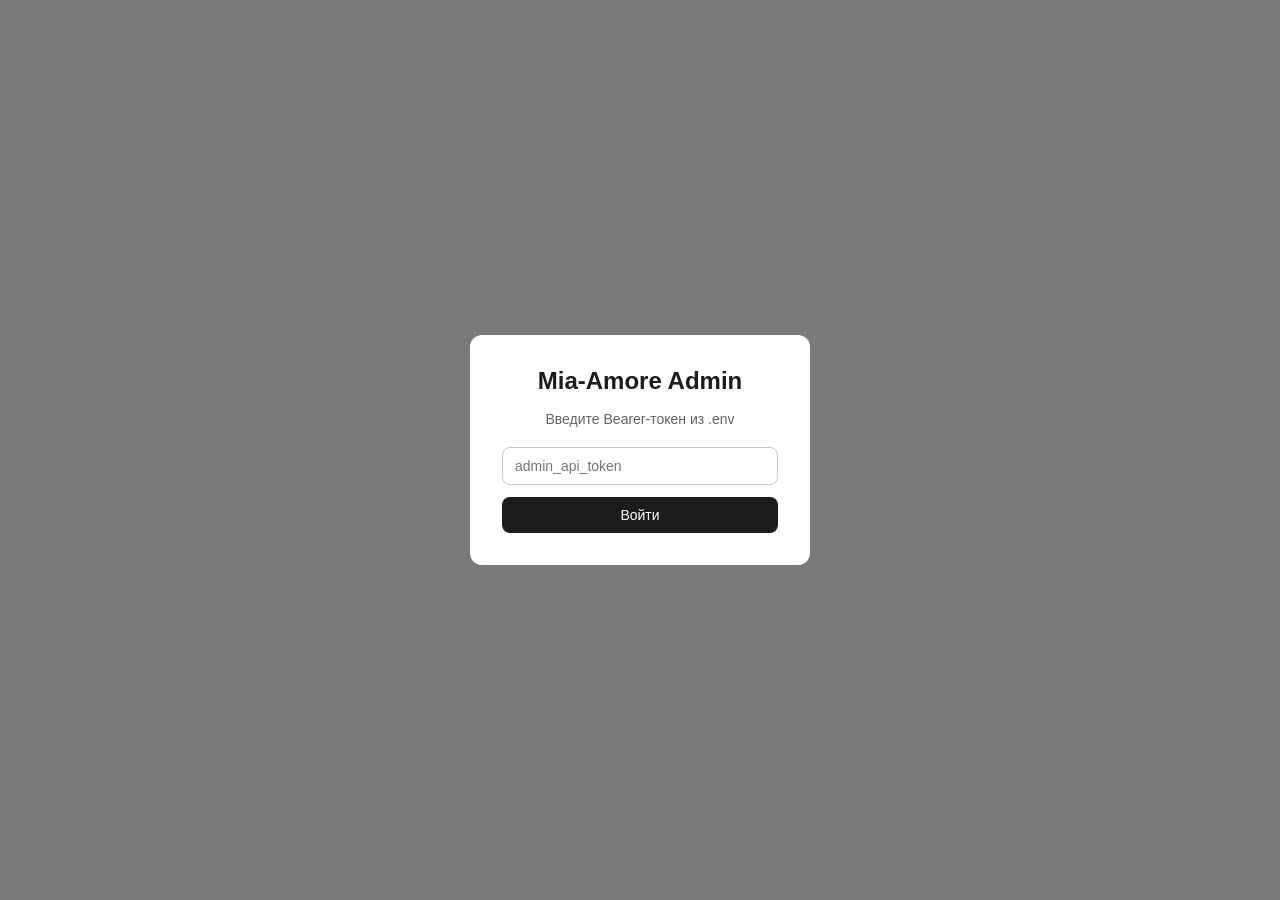
<file: backend/admin_panel/index.html>
<!DOCTYPE html>
<html lang="ru">
<head>
  <meta charset="UTF-8">
  <meta name="viewport" content="width=device-width, initial-scale=1.0">
  <title>Mia-Amore Admin</title>
  <style>
    * { box-sizing: border-box; margin: 0; padding: 0; }
    body { font-family: -apple-system, BlinkMacSystemFont, 'Segoe UI', sans-serif;
           background: #f5f5f5; color: #1c1c1e; }

    .header { background: #1c1c1e; color: #fff; padding: 16px 24px;
              display: flex; align-items: center; justify-content: space-between; }
    .header h1 { font-size: 18px; font-weight: 600; }
    .header .env-badge { font-size: 12px; background: #ff3b30; border-radius: 4px;
                         padding: 2px 8px; }
    .header .env-badge.dev { background: #ff9500; }

    .nav { background: #fff; border-bottom: 1px solid #e5e5ea;
           display: flex; gap: 0; overflow-x: auto; }
    .nav a { padding: 12px 20px; font-size: 14px; font-weight: 500;
             color: #636366; text-decoration: none; white-space: nowrap;
             border-bottom: 2px solid transparent; }
    .nav a.active, .nav a:hover { color: #1c1c1e; border-bottom-color: #1c1c1e; }

    .main { max-width: 1100px; margin: 0 auto; padding: 24px 16px; }

    /* Auth overlay */
    #auth-overlay { position: fixed; inset: 0; background: rgba(0,0,0,.5);
                    display: flex; align-items: center; justify-content: center; z-index: 100; }
    .auth-card { background: #fff; padding: 32px; border-radius: 12px;
                 width: 340px; text-align: center; }
    .auth-card h2 { margin-bottom: 16px; }
    .auth-card input { width: 100%; padding: 10px 12px; border: 1px solid #c7c7cc;
                       border-radius: 8px; font-size: 14px; margin-bottom: 12px; }
    .auth-card .btn { width: 100%; }

    /* Кнопки */
    .btn { padding: 10px 16px; border: none; border-radius: 8px; font-size: 14px;
           font-weight: 500; cursor: pointer; }
    .btn-primary { background: #1c1c1e; color: #fff; }
    .btn-primary:hover { background: #3a3a3c; }
    .btn-danger { background: #ff3b30; color: #fff; }
    .btn-danger:hover { background: #d70015; }
    .btn-ghost { background: transparent; border: 1px solid #c7c7cc; color: #1c1c1e; }
    .btn-ghost:hover { background: #f2f2f7; }
    .btn-sm { padding: 6px 10px; font-size: 12px; border-radius: 6px; }

    /* Карточки-статы */
    .stats { display: grid; grid-template-columns: repeat(auto-fit, minmax(180px, 1fr)); gap: 16px; margin-bottom: 32px; }
    .stat-card { background: #fff; border-radius: 12px; padding: 20px; }
    .stat-card .label { font-size: 13px; color: #636366; margin-bottom: 8px; }
    .stat-card .value { font-size: 28px; font-weight: 700; }
    .stat-card .sub { font-size: 12px; color: #636366; margin-top: 4px; }

    /* Таблица */
    .table-wrap { background: #fff; border-radius: 12px; overflow: hidden; }
    .table-toolbar { padding: 16px 20px; display: flex; align-items: center;
                     gap: 12px; border-bottom: 1px solid #f2f2f7; }
    .table-toolbar h2 { font-size: 16px; font-weight: 600; flex: 1; }
    .table-toolbar input { padding: 8px 12px; border: 1px solid #c7c7cc;
                           border-radius: 8px; font-size: 14px; width: 220px; }
    table { width: 100%; border-collapse: collapse; }
    th { text-align: left; padding: 10px 16px; font-size: 12px; font-weight: 600;
         color: #636366; background: #f9f9fb; text-transform: uppercase;
         letter-spacing: .04em; }
    td { padding: 12px 16px; font-size: 14px; border-top: 1px solid #f2f2f7; vertical-align: middle; }
    tr:hover td { background: #f9f9fb; }

    /* Бейджи статусов */
    .badge { display: inline-block; padding: 3px 8px; border-radius: 20px;
             font-size: 12px; font-weight: 500; }
    .badge-new       { background: #e3f0ff; color: #0066cc; }
    .badge-confirmed { background: #e8f5e9; color: #2e7d32; }
    .badge-shipped   { background: #fff3e0; color: #e65100; }
    .badge-delivered { background: #e8f5e9; color: #1b5e20; }
    .badge-cancelled { background: #ffebee; color: #b71c1c; }

    /* Loader */
    .loader { text-align: center; padding: 40px; color: #636366; font-size: 14px; }

    .section-link { display: inline-flex; align-items: center; gap: 8px;
                    text-decoration: none; color: inherit; font-size: 14px;
                    padding: 8px 0; }
    .section-link:hover { text-decoration: underline; }
  </style>
</head>
<body>

<!-- Авторизация -->
<div id="auth-overlay">
  <div class="auth-card">
    <h2>Mia-Amore Admin</h2>
    <p style="font-size:14px;color:#636366;margin-bottom:20px">Введите Bearer-токен из .env</p>
    <input type="password" id="token-input" placeholder="admin_api_token" autocomplete="off">
    <button class="btn btn-primary" onclick="login()">Войти</button>
    <p id="auth-error" style="color:#ff3b30;font-size:13px;margin-top:12px;display:none">Неверный токен</p>
  </div>
</div>

<div id="app" style="display:none">
  <div class="header">
    <h1>Mia-Amore Admin</h1>
    <span class="env-badge" id="env-badge">prod</span>
  </div>
  <nav class="nav">
    <a href="index.html" class="active">Дашборд</a>
    <a href="orders.html">Заказы</a>
    <a href="products.html">Товары</a>
    <a href="buyers.html">Покупатели</a>
    <a href="broadcast.html">Рассылка</a>
  </nav>

  <div class="main">
    <div class="stats" id="stats">
      <div class="loader">Загрузка...</div>
    </div>

    <div class="table-wrap">
      <div class="table-toolbar">
        <h2>Последние заказы</h2>
        <a href="orders.html" style="font-size:14px;color:#0066cc">Все заказы →</a>
      </div>
      <div id="recent-orders"><div class="loader">Загрузка...</div></div>
    </div>
  </div>
</div>

<script>
const API = '';   // Если открываем с бэкенда — пустая строка (relative)

function getToken() { return localStorage.getItem('mia_admin_token') || ''; }
function headers()  { return { 'Authorization': 'Bearer ' + getToken() }; }

async function apiFetch(path, opts = {}) {
  const res = await fetch(API + path, { ...opts, headers: { ...headers(), ...(opts.headers||{}) } });
  if (res.status === 403) { logout(); throw new Error('Нет доступа'); }
  if (!res.ok) {
    const body = await res.json().catch(() => ({}));
    throw new Error(body.detail || res.status);
  }
  return res.json();
}

async function login() {
  const token = document.getElementById('token-input').value.trim();
  if (!token) return;
  localStorage.setItem('mia_admin_token', token);
  try {
    await apiFetch('/health');
    showApp();
  } catch {
    document.getElementById('auth-error').style.display = 'block';
    localStorage.removeItem('mia_admin_token');
  }
}

function logout() {
  localStorage.removeItem('mia_admin_token');
  location.reload();
}

function showApp() {
  document.getElementById('auth-overlay').style.display = 'none';
  document.getElementById('app').style.display = 'block';
  loadDashboard();
}

async function loadDashboard() {
  // Env badge
  try {
    const health = await apiFetch('/health');
    const badge = document.getElementById('env-badge');
    badge.textContent = health.env;
    if (health.env === 'development') badge.classList.add('dev');
  } catch {}

  // Статистика из /admin/stats
  try {
    const [stats, orders] = await Promise.all([
      apiFetch('/admin/stats'),
      apiFetch('/admin/orders'),
    ]);
    const newCount = stats.orders.by_status['new'] || 0;

    document.getElementById('stats').innerHTML = `
      <div class="stat-card">
        <div class="label">Заказов всего</div>
        <div class="value">${stats.orders.total}</div>
        <div class="sub">${newCount} новых</div>
      </div>
      <div class="stat-card">
        <div class="label">Выручка за месяц</div>
        <div class="value">${stats.revenue.month.toLocaleString('ru-RU')} ₽</div>
        <div class="sub">сегодня: ${stats.revenue.today.toLocaleString('ru-RU')} ₽</div>
      </div>
      <div class="stat-card">
        <div class="label">Выручка всего</div>
        <div class="value">${stats.revenue.all_time.toLocaleString('ru-RU')} ₽</div>
        <div class="sub">${stats.buyers.total} покупателей</div>
      </div>
      ${stats.top_products.length ? `
      <div class="stat-card" style="grid-column:1/-1">
        <div class="label" style="margin-bottom:8px">Топ товаров</div>
        ${stats.top_products.map((p, i) => `
          <div style="display:flex;justify-content:space-between;padding:4px 0;font-size:13px;
                      border-bottom:1px solid #f2f2f7">
            <span>${i+1}. ${p.product_name}</span>
            <span style="color:#636366">${p.total_qty} шт · ${p.total_revenue.toLocaleString('ru-RU')} ₽</span>
          </div>
        `).join('')}
      </div>` : ''}
    `;

    // Последние 10 заказов
    const recent = orders.slice(0, 10);
    document.getElementById('recent-orders').innerHTML = `
      <table>
        <thead><tr>
          <th>Номер</th><th>Покупатель</th><th>Сумма</th>
          <th>Статус</th><th>Дата</th><th></th>
        </tr></thead>
        <tbody>
          ${recent.map(o => `
            <tr>
              <td><strong>${o.order_number}</strong></td>
              <td>${o.buyer_name}</td>
              <td>${o.total.toLocaleString('ru-RU')} ₽</td>
              <td><span class="badge badge-${o.status}">${statusLabel(o.status)}</span></td>
              <td style="color:#636366">${o.created_at}</td>
              <td><a href="orders.html#${o.id}" class="btn btn-ghost btn-sm">Открыть</a></td>
            </tr>
          `).join('')}
        </tbody>
      </table>
    `;
  } catch (e) {
    document.getElementById('stats').innerHTML = `<p style="color:#ff3b30">Ошибка: ${e.message}</p>`;
  }
}

function statusLabel(s) {
  return { new:'Новый', confirmed:'Подтверждён', shipped:'Отправлен',
           delivered:'Доставлен', cancelled:'Отменён' }[s] || s;
}

// Init
document.getElementById('token-input').addEventListener('keydown', e => {
  if (e.key === 'Enter') login();
});

if (getToken()) {
  apiFetch('/health').then(showApp).catch(() => {});
}
</script>
</body>
</html>
</file>
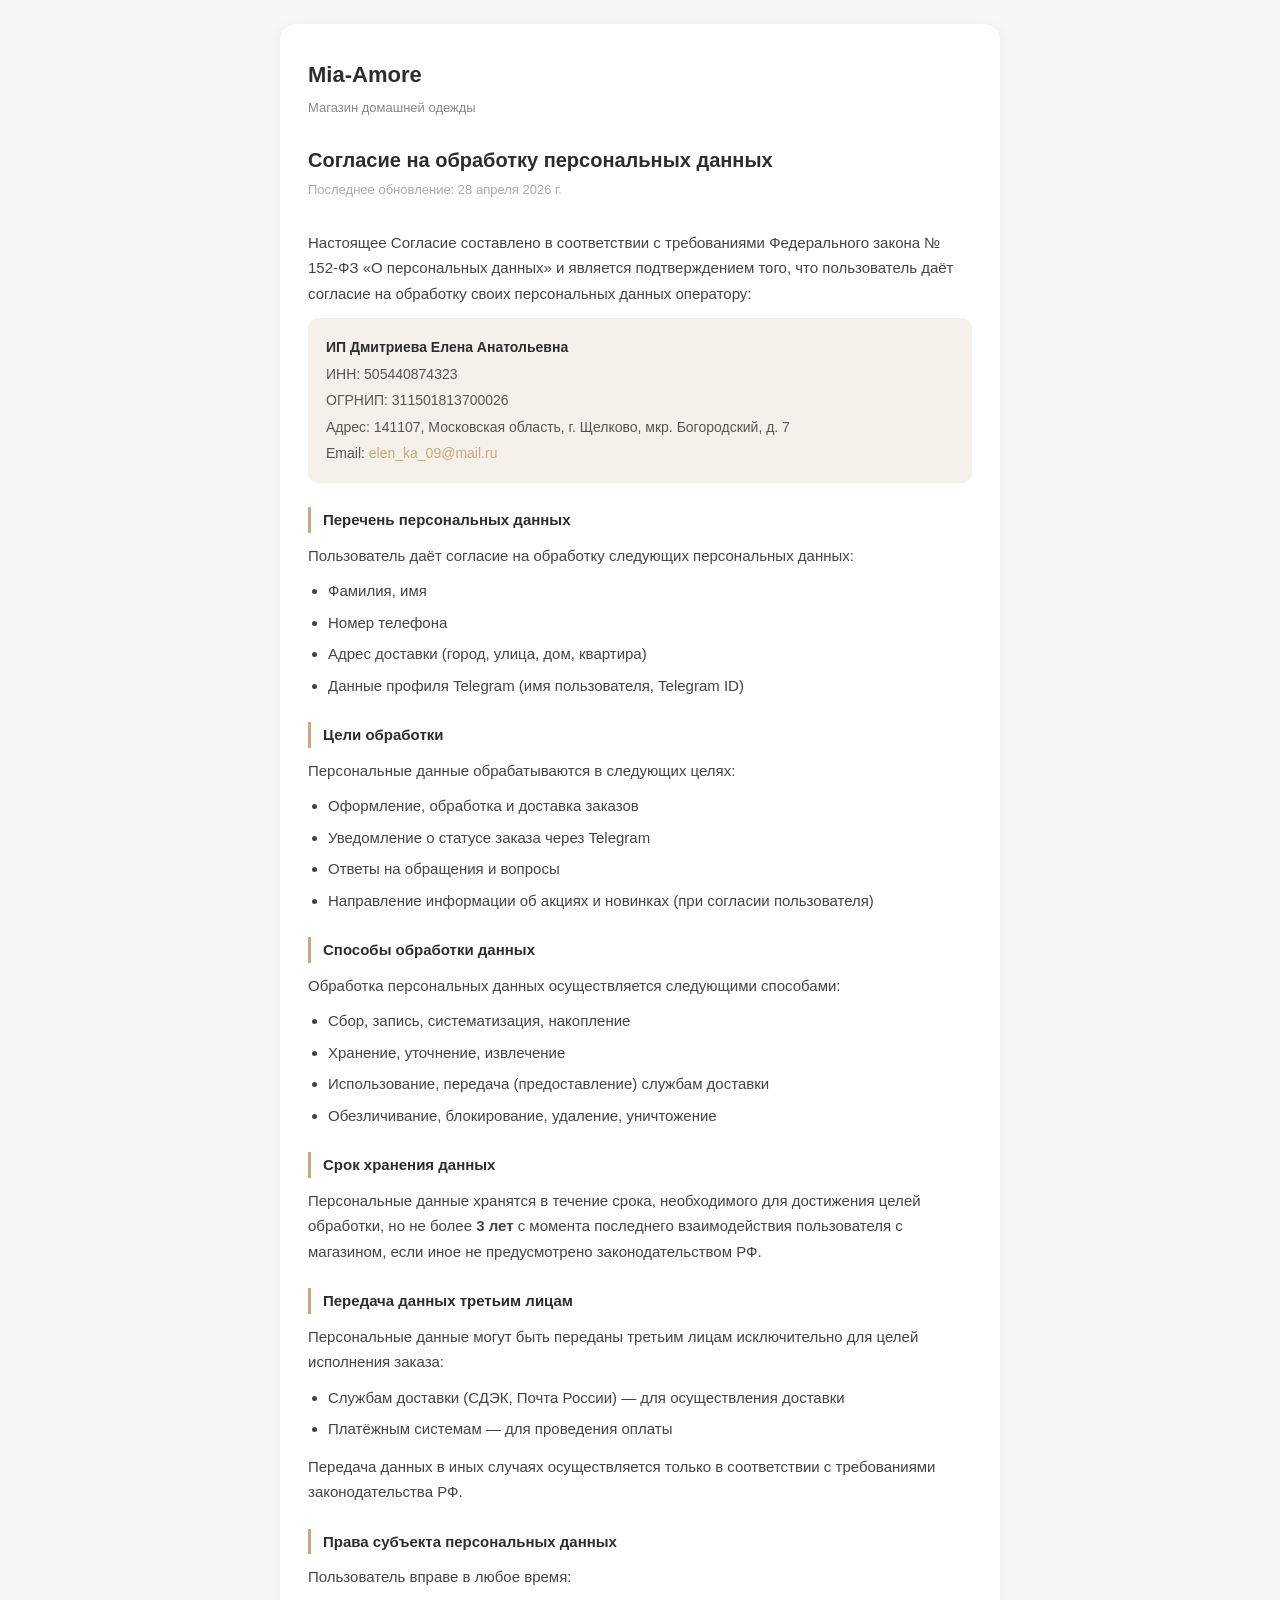
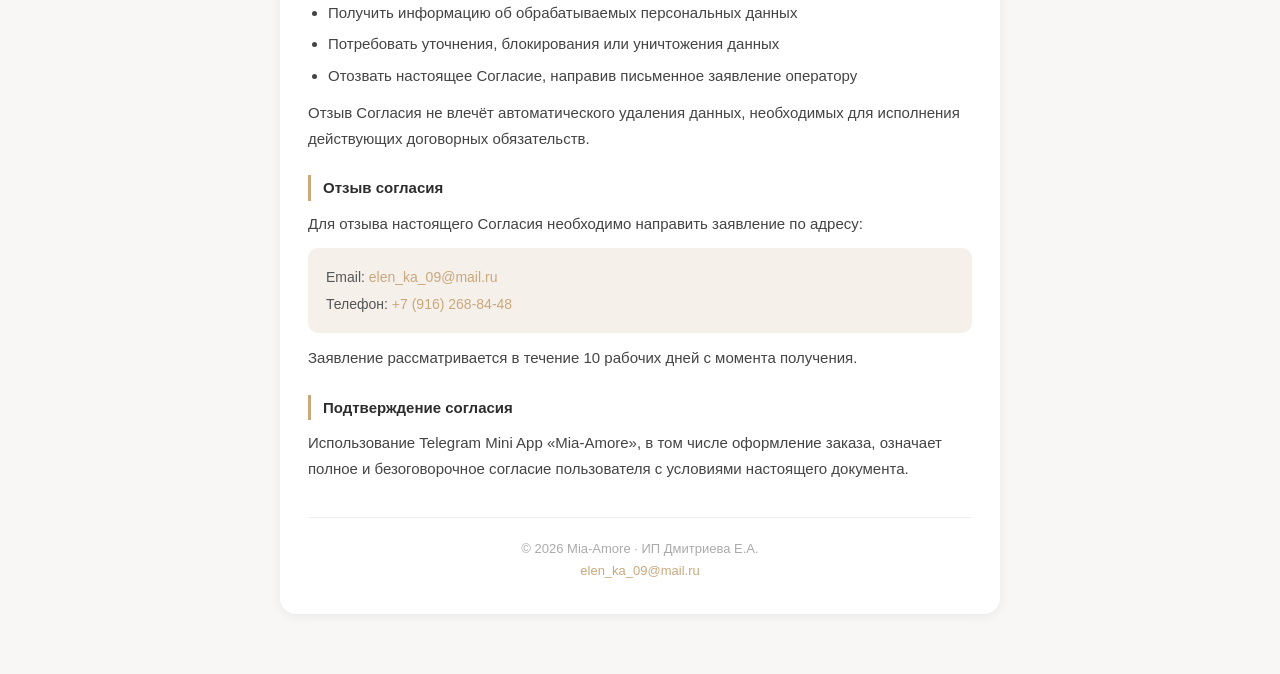
<file: tg-app/consent.html>
<!DOCTYPE html>
<html lang="ru">
<head>
  <meta charset="UTF-8">
  <meta name="viewport" content="width=device-width, initial-scale=1.0">
  <title>Согласие на обработку персональных данных — Mia-Amore</title>
  <style>
    *, *::before, *::after { box-sizing: border-box; margin: 0; padding: 0; }

    body {
      font-family: -apple-system, BlinkMacSystemFont, 'Segoe UI', Roboto, sans-serif;
      font-size: 15px;
      line-height: 1.7;
      color: #1a1a1a;
      background: #f9f7f5;
      padding: 24px 16px 60px;
    }

    .wrap {
      max-width: 720px;
      margin: 0 auto;
      background: #fff;
      border-radius: 16px;
      padding: 32px 28px;
      box-shadow: 0 2px 12px rgba(0,0,0,.06);
    }

    .logo { font-size: 22px; font-weight: 700; color: #2d2d2d; margin-bottom: 4px; }
    .subtitle { font-size: 13px; color: #888; margin-bottom: 28px; }

    h1 { font-size: 20px; font-weight: 700; color: #2d2d2d; margin-bottom: 6px; line-height: 1.3; }
    .updated { font-size: 13px; color: #aaa; margin-bottom: 28px; }

    h2 {
      font-size: 15px;
      font-weight: 700;
      color: #2d2d2d;
      margin: 24px 0 10px;
      padding-left: 12px;
      border-left: 3px solid #c9a87c;
    }

    p { margin-bottom: 10px; color: #444; }

    ul { margin: 8px 0 12px 20px; color: #444; }
    ul li { margin-bottom: 6px; }

    .requisites {
      background: #f5f0ea;
      border-radius: 10px;
      padding: 16px 18px;
      margin: 12px 0;
      font-size: 14px;
      color: #555;
      line-height: 1.9;
    }

    .requisites strong { color: #2d2d2d; }

    a { color: #c9a87c; text-decoration: none; }
    a:hover { text-decoration: underline; }

    .footer {
      margin-top: 36px;
      padding-top: 20px;
      border-top: 1px solid #eee;
      font-size: 13px;
      color: #aaa;
      text-align: center;
    }

    @media (max-width: 480px) {
      .wrap { padding: 24px 16px; }
    }
  </style>
</head>
<body>
<div class="wrap">

  <div class="logo">Mia-Amore</div>
  <div class="subtitle">Магазин домашней одежды</div>

  <h1>Согласие на обработку персональных данных</h1>
  <div class="updated">Последнее обновление: 28 апреля 2026 г.</div>

  <p>Настоящее Согласие составлено в соответствии с требованиями Федерального закона № 152-ФЗ «О персональных данных» и является подтверждением того, что пользователь даёт согласие на обработку своих персональных данных оператору:</p>

  <div class="requisites">
    <strong>ИП Дмитриева Елена Анатольевна</strong><br>
    ИНН: 505440874323<br>
    ОГРНИП: 311501813700026<br>
    Адрес: 141107, Московская область, г. Щелково, мкр. Богородский, д. 7<br>
    Email: <a href="mailto:elen_ka_09@mail.ru">elen_ka_09@mail.ru</a>
  </div>

  <h2>Перечень персональных данных</h2>
  <p>Пользователь даёт согласие на обработку следующих персональных данных:</p>
  <ul>
    <li>Фамилия, имя</li>
    <li>Номер телефона</li>
    <li>Адрес доставки (город, улица, дом, квартира)</li>
    <li>Данные профиля Telegram (имя пользователя, Telegram ID)</li>
  </ul>

  <h2>Цели обработки</h2>
  <p>Персональные данные обрабатываются в следующих целях:</p>
  <ul>
    <li>Оформление, обработка и доставка заказов</li>
    <li>Уведомление о статусе заказа через Telegram</li>
    <li>Ответы на обращения и вопросы</li>
    <li>Направление информации об акциях и новинках (при согласии пользователя)</li>
  </ul>

  <h2>Способы обработки данных</h2>
  <p>Обработка персональных данных осуществляется следующими способами:</p>
  <ul>
    <li>Сбор, запись, систематизация, накопление</li>
    <li>Хранение, уточнение, извлечение</li>
    <li>Использование, передача (предоставление) службам доставки</li>
    <li>Обезличивание, блокирование, удаление, уничтожение</li>
  </ul>

  <h2>Срок хранения данных</h2>
  <p>Персональные данные хранятся в течение срока, необходимого для достижения целей обработки, но не более <strong>3 лет</strong> с момента последнего взаимодействия пользователя с магазином, если иное не предусмотрено законодательством РФ.</p>

  <h2>Передача данных третьим лицам</h2>
  <p>Персональные данные могут быть переданы третьим лицам исключительно для целей исполнения заказа:</p>
  <ul>
    <li>Службам доставки (СДЭК, Почта России) — для осуществления доставки</li>
    <li>Платёжным системам — для проведения оплаты</li>
  </ul>
  <p>Передача данных в иных случаях осуществляется только в соответствии с требованиями законодательства РФ.</p>

  <h2>Права субъекта персональных данных</h2>
  <p>Пользователь вправе в любое время:</p>
  <ul>
    <li>Получить информацию об обрабатываемых персональных данных</li>
    <li>Потребовать уточнения, блокирования или уничтожения данных</li>
    <li>Отозвать настоящее Согласие, направив письменное заявление оператору</li>
  </ul>
  <p>Отзыв Согласия не влечёт автоматического удаления данных, необходимых для исполнения действующих договорных обязательств.</p>

  <h2>Отзыв согласия</h2>
  <p>Для отзыва настоящего Согласия необходимо направить заявление по адресу:</p>
  <div class="requisites">
    Email: <a href="mailto:elen_ka_09@mail.ru">elen_ka_09@mail.ru</a><br>
    Телефон: <a href="tel:+79162688448">+7 (916) 268-84-48</a>
  </div>
  <p>Заявление рассматривается в течение 10 рабочих дней с момента получения.</p>

  <h2>Подтверждение согласия</h2>
  <p>Использование Telegram Mini App «Mia-Amore», в том числе оформление заказа, означает полное и безоговорочное согласие пользователя с условиями настоящего документа.</p>

  <div class="footer">
    © 2026 Mia-Amore · ИП Дмитриева Е.А.<br>
    <a href="mailto:elen_ka_09@mail.ru">elen_ka_09@mail.ru</a>
  </div>

</div>
</body>
</html>
</file>
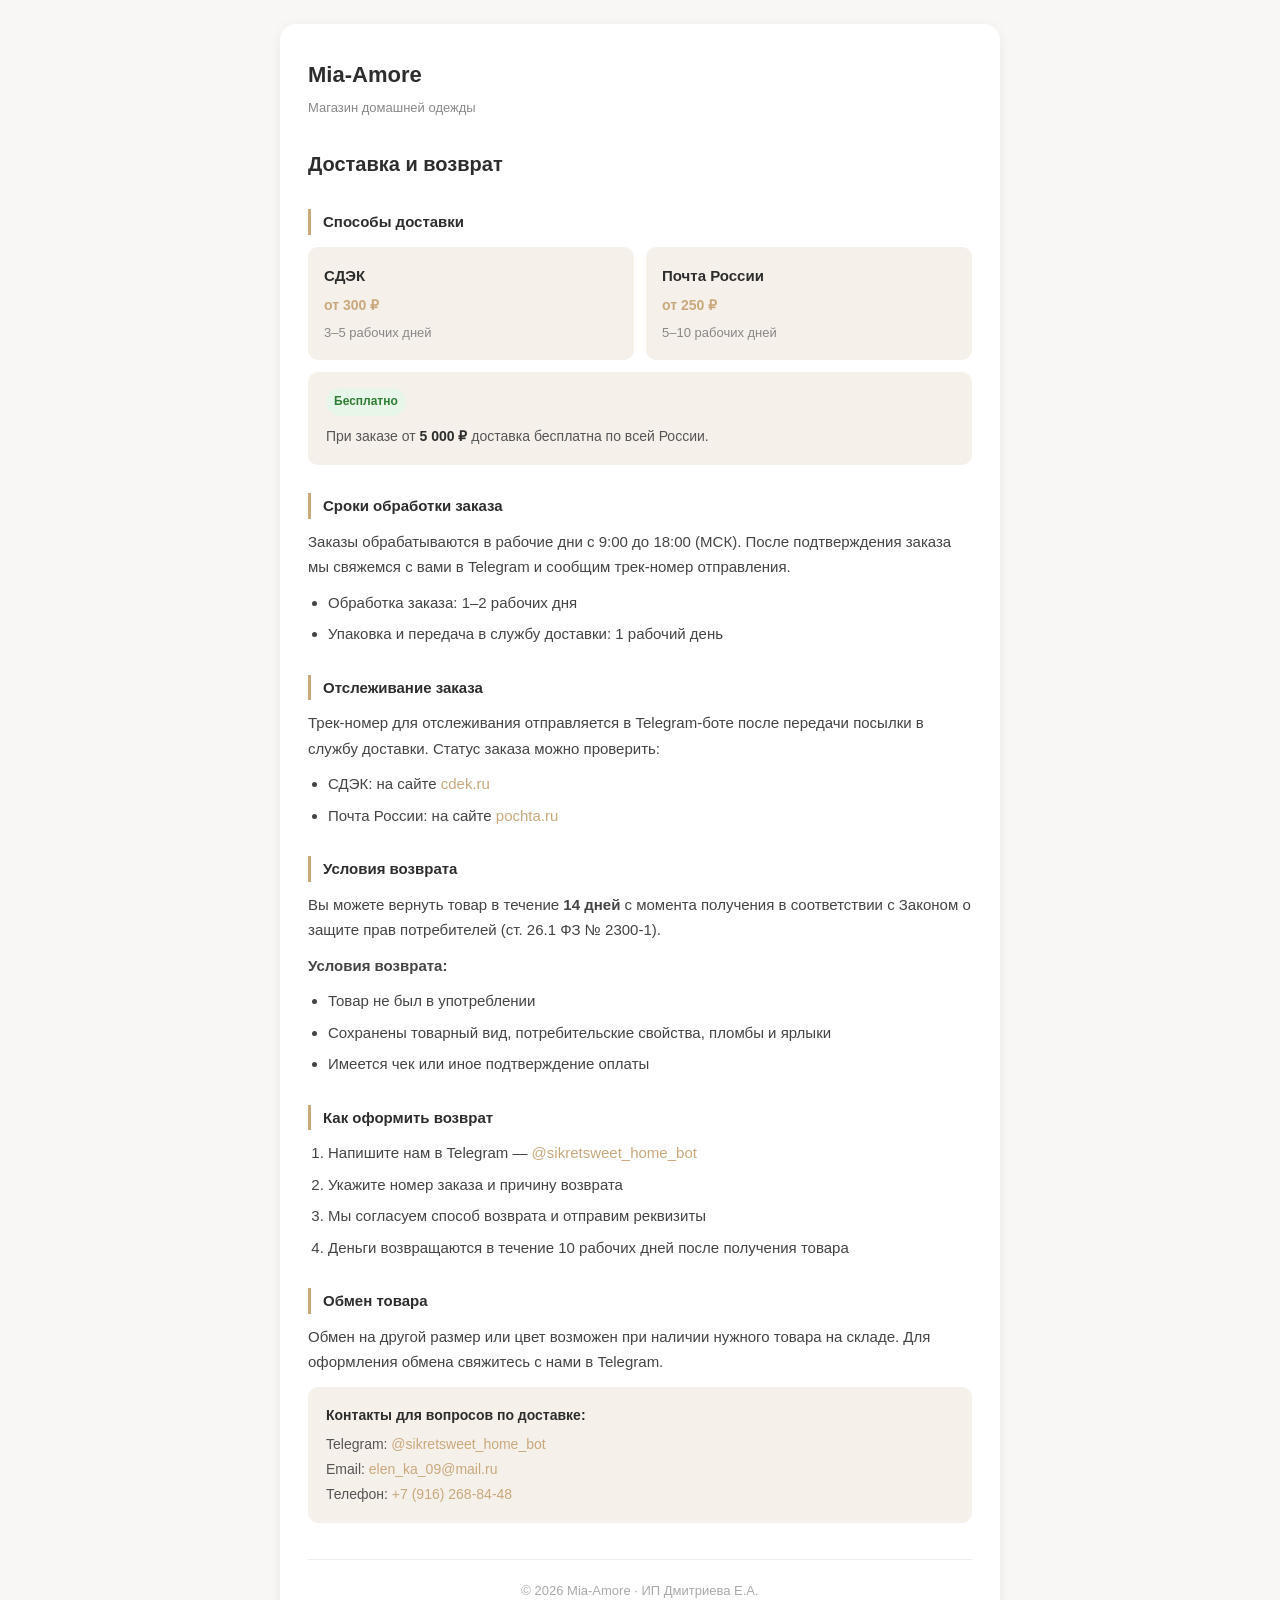
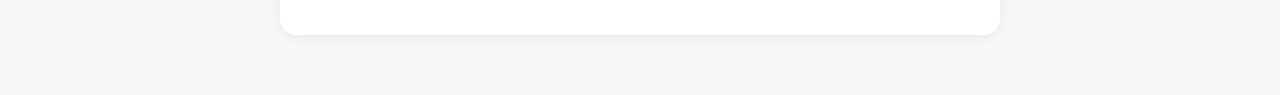
<file: tg-app/delivery.html>
<!DOCTYPE html>
<html lang="ru">
<head>
  <meta charset="UTF-8">
  <meta name="viewport" content="width=device-width, initial-scale=1.0">
  <title>Доставка и возврат — Mia-Amore</title>
  <style>
    *, *::before, *::after { box-sizing: border-box; margin: 0; padding: 0; }

    body {
      font-family: -apple-system, BlinkMacSystemFont, 'Segoe UI', Roboto, sans-serif;
      font-size: 15px;
      line-height: 1.7;
      color: #1a1a1a;
      background: #f9f7f5;
      padding: 24px 16px 60px;
    }

    .wrap {
      max-width: 720px;
      margin: 0 auto;
      background: #fff;
      border-radius: 16px;
      padding: 32px 28px;
      box-shadow: 0 2px 12px rgba(0,0,0,.06);
    }

    .logo { font-size: 22px; font-weight: 700; color: #2d2d2d; margin-bottom: 4px; }
    .subtitle { font-size: 13px; color: #888; margin-bottom: 28px; }

    h1 { font-size: 20px; font-weight: 700; color: #2d2d2d; margin-bottom: 28px; }

    h2 {
      font-size: 15px;
      font-weight: 700;
      color: #2d2d2d;
      margin: 28px 0 10px;
      padding-left: 12px;
      border-left: 3px solid #c9a87c;
    }

    p { margin-bottom: 10px; color: #444; }

    ul { margin: 8px 0 12px 20px; color: #444; }
    ul li { margin-bottom: 6px; }

    .card {
      background: #f5f0ea;
      border-radius: 10px;
      padding: 16px 18px;
      margin: 12px 0;
      font-size: 14px;
      color: #555;
      line-height: 1.8;
    }

    .card strong { color: #2d2d2d; display: block; margin-bottom: 4px; }

    .delivery-options {
      display: grid;
      grid-template-columns: 1fr 1fr;
      gap: 12px;
      margin: 12px 0;
    }

    .delivery-card {
      background: #f5f0ea;
      border-radius: 10px;
      padding: 16px;
      font-size: 14px;
    }

    .delivery-card__name {
      font-weight: 700;
      color: #2d2d2d;
      margin-bottom: 6px;
      font-size: 15px;
    }

    .delivery-card__price {
      color: #c9a87c;
      font-weight: 600;
      margin-bottom: 4px;
    }

    .delivery-card__days { color: #888; font-size: 13px; }

    .badge {
      display: inline-block;
      background: #e8f5e9;
      color: #2e7d32;
      font-size: 12px;
      font-weight: 600;
      padding: 3px 8px;
      border-radius: 20px;
      margin-bottom: 8px;
    }

    a { color: #c9a87c; text-decoration: none; }
    a:hover { text-decoration: underline; }

    .footer {
      margin-top: 36px;
      padding-top: 20px;
      border-top: 1px solid #eee;
      font-size: 13px;
      color: #aaa;
      text-align: center;
    }

    @media (max-width: 480px) {
      .wrap { padding: 24px 16px; }
      .delivery-options { grid-template-columns: 1fr; }
    }
  </style>
</head>
<body>
<div class="wrap">

  <div class="logo">Mia-Amore</div>
  <div class="subtitle">Магазин домашней одежды</div>

  <h1>Доставка и возврат</h1>

  <h2>Способы доставки</h2>

  <div class="delivery-options">
    <div class="delivery-card">
      <div class="delivery-card__name">СДЭК</div>
      <div class="delivery-card__price">от 300 ₽</div>
      <div class="delivery-card__days">3–5 рабочих дней</div>
    </div>
    <div class="delivery-card">
      <div class="delivery-card__name">Почта России</div>
      <div class="delivery-card__price">от 250 ₽</div>
      <div class="delivery-card__days">5–10 рабочих дней</div>
    </div>
  </div>

  <div class="card">
    <span class="badge">Бесплатно</span><br>
    При заказе от <strong style="display:inline">5 000 ₽</strong> доставка бесплатна по всей России.
  </div>

  <h2>Сроки обработки заказа</h2>
  <p>Заказы обрабатываются в рабочие дни с 9:00 до 18:00 (МСК). После подтверждения заказа мы свяжемся с вами в Telegram и сообщим трек-номер отправления.</p>
  <ul>
    <li>Обработка заказа: 1–2 рабочих дня</li>
    <li>Упаковка и передача в службу доставки: 1 рабочий день</li>
  </ul>

  <h2>Отслеживание заказа</h2>
  <p>Трек-номер для отслеживания отправляется в Telegram-боте после передачи посылки в службу доставки. Статус заказа можно проверить:</p>
  <ul>
    <li>СДЭК: на сайте <a href="https://www.cdek.ru" target="_blank">cdek.ru</a></li>
    <li>Почта России: на сайте <a href="https://www.pochta.ru" target="_blank">pochta.ru</a></li>
  </ul>

  <h2>Условия возврата</h2>
  <p>Вы можете вернуть товар в течение <strong>14 дней</strong> с момента получения в соответствии с Законом о защите прав потребителей (ст. 26.1 ФЗ № 2300-1).</p>

  <p><strong>Условия возврата:</strong></p>
  <ul>
    <li>Товар не был в употреблении</li>
    <li>Сохранены товарный вид, потребительские свойства, пломбы и ярлыки</li>
    <li>Имеется чек или иное подтверждение оплаты</li>
  </ul>

  <h2>Как оформить возврат</h2>
  <ol style="margin: 8px 0 12px 20px; color: #444;">
    <li style="margin-bottom:6px">Напишите нам в Telegram — <a href="https://t.me/sikretsweet_home_bot">@sikretsweet_home_bot</a></li>
    <li style="margin-bottom:6px">Укажите номер заказа и причину возврата</li>
    <li style="margin-bottom:6px">Мы согласуем способ возврата и отправим реквизиты</li>
    <li style="margin-bottom:6px">Деньги возвращаются в течение 10 рабочих дней после получения товара</li>
  </ol>

  <h2>Обмен товара</h2>
  <p>Обмен на другой размер или цвет возможен при наличии нужного товара на складе. Для оформления обмена свяжитесь с нами в Telegram.</p>

  <div class="card">
    <strong>Контакты для вопросов по доставке:</strong>
    Telegram: <a href="https://t.me/sikretsweet_home_bot">@sikretsweet_home_bot</a><br>
    Email: <a href="mailto:elen_ka_09@mail.ru">elen_ka_09@mail.ru</a><br>
    Телефон: <a href="tel:+79162688448">+7 (916) 268-84-48</a>
  </div>

  <div class="footer">
    © 2026 Mia-Amore · ИП Дмитриева Е.А.
  </div>

</div>
</body>
</html>
</file>
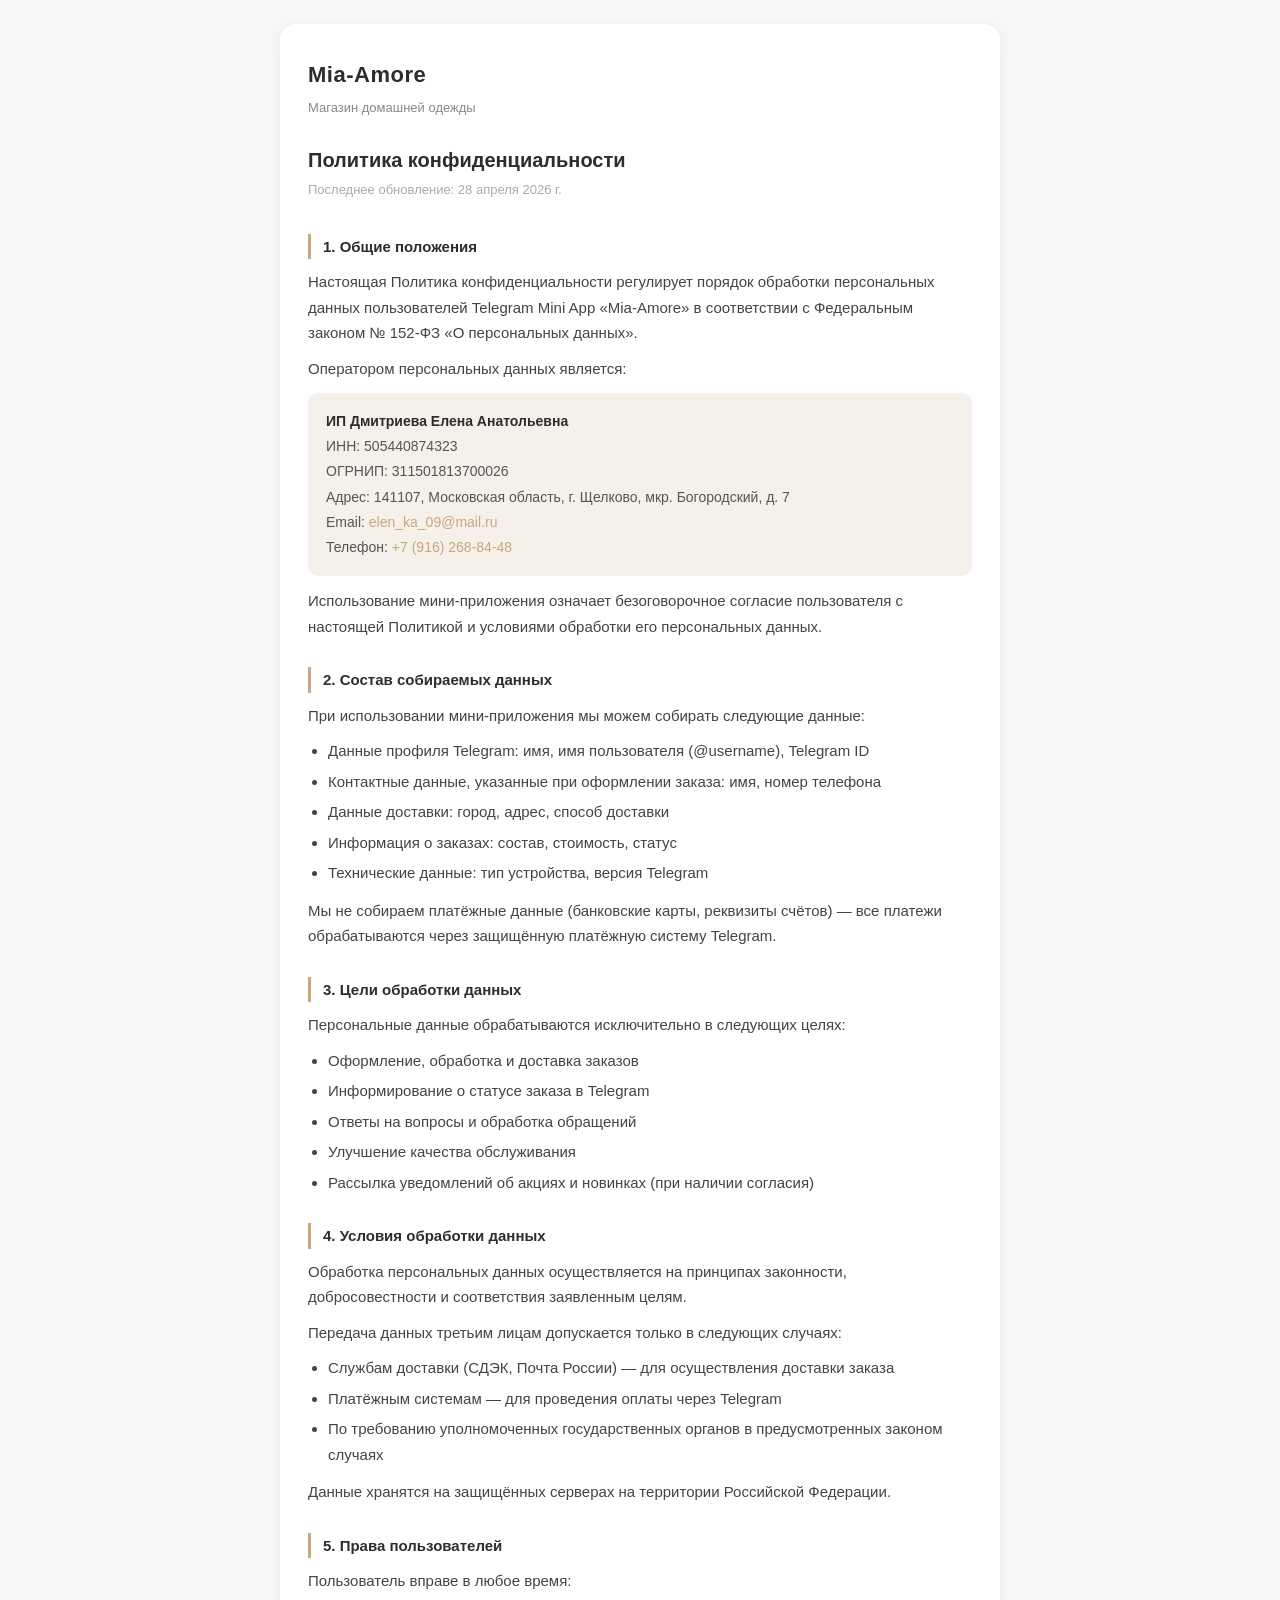
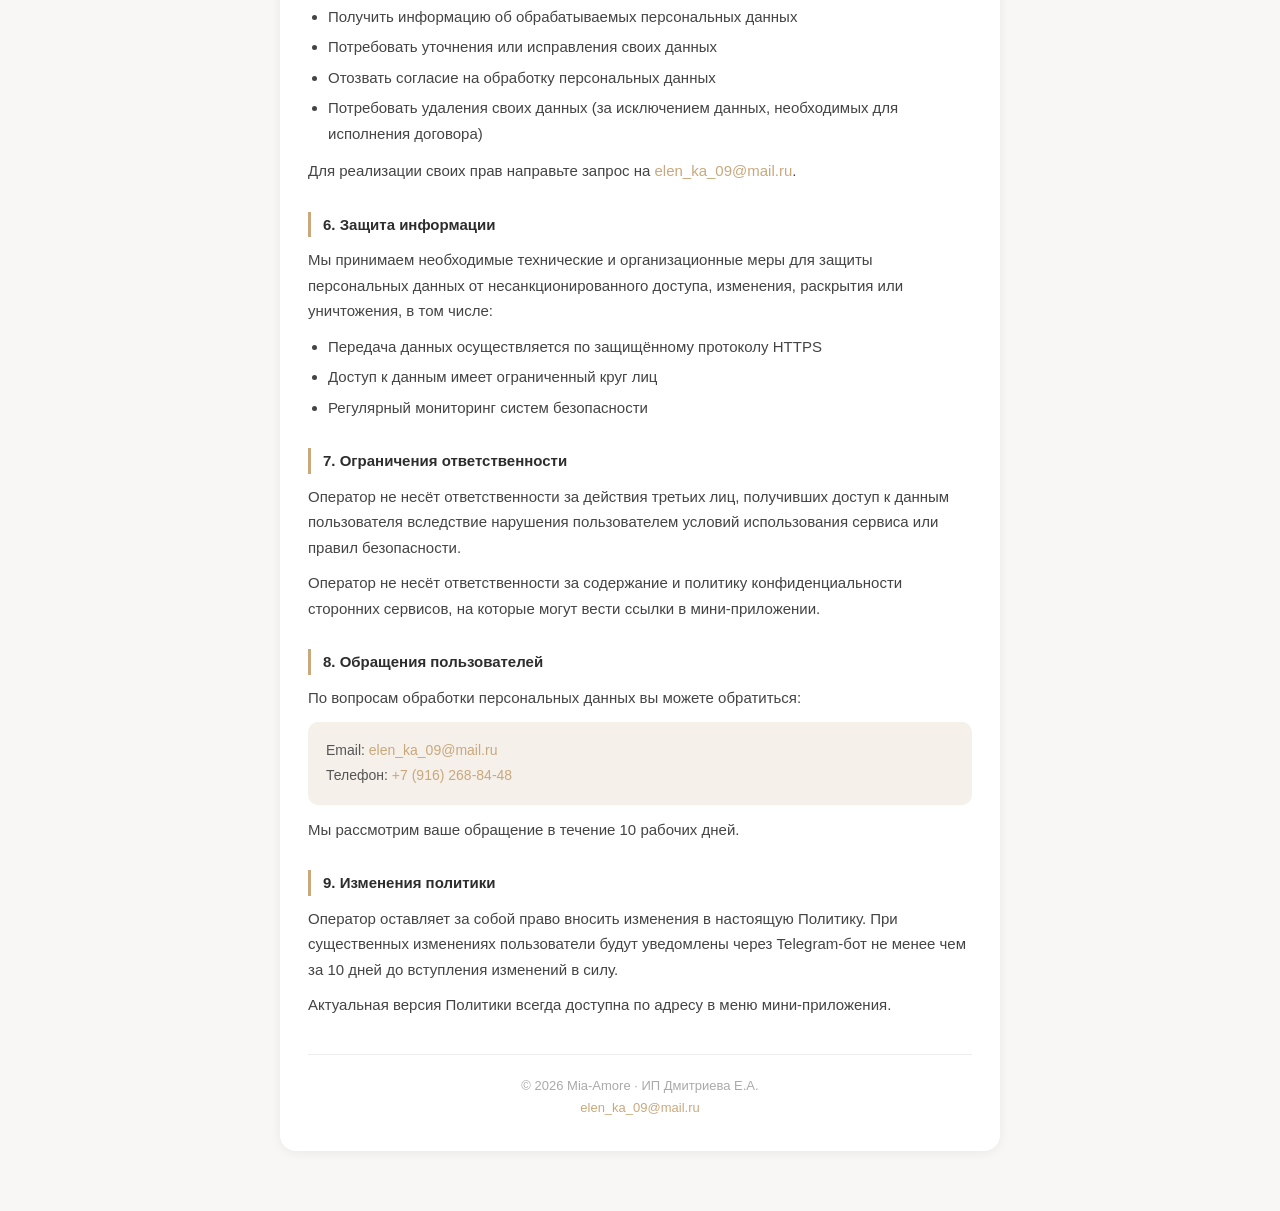
<file: tg-app/privacy.html>
<!DOCTYPE html>
<html lang="ru">
<head>
  <meta charset="UTF-8">
  <meta name="viewport" content="width=device-width, initial-scale=1.0">
  <title>Политика конфиденциальности — Mia-Amore</title>
  <style>
    *, *::before, *::after { box-sizing: border-box; margin: 0; padding: 0; }

    body {
      font-family: -apple-system, BlinkMacSystemFont, 'Segoe UI', Roboto, sans-serif;
      font-size: 15px;
      line-height: 1.7;
      color: #1a1a1a;
      background: #f9f7f5;
      padding: 24px 16px 60px;
    }

    .wrap {
      max-width: 720px;
      margin: 0 auto;
      background: #fff;
      border-radius: 16px;
      padding: 32px 28px;
      box-shadow: 0 2px 12px rgba(0,0,0,.06);
    }

    .logo {
      font-size: 22px;
      font-weight: 700;
      letter-spacing: .5px;
      color: #2d2d2d;
      margin-bottom: 4px;
    }

    .subtitle {
      font-size: 13px;
      color: #888;
      margin-bottom: 28px;
    }

    h1 {
      font-size: 20px;
      font-weight: 700;
      color: #2d2d2d;
      margin-bottom: 6px;
      line-height: 1.3;
    }

    .updated {
      font-size: 13px;
      color: #aaa;
      margin-bottom: 32px;
    }

    h2 {
      font-size: 15px;
      font-weight: 700;
      color: #2d2d2d;
      margin: 28px 0 10px;
      padding-left: 12px;
      border-left: 3px solid #c9a87c;
    }

    p { margin-bottom: 10px; color: #444; }

    ul {
      margin: 8px 0 12px 20px;
      color: #444;
    }

    ul li { margin-bottom: 5px; }

    .requisites {
      background: #f5f0ea;
      border-radius: 10px;
      padding: 16px 18px;
      margin: 12px 0;
      font-size: 14px;
      color: #555;
      line-height: 1.8;
    }

    .requisites strong { color: #2d2d2d; }

    a { color: #c9a87c; text-decoration: none; }
    a:hover { text-decoration: underline; }

    .footer {
      margin-top: 36px;
      padding-top: 20px;
      border-top: 1px solid #eee;
      font-size: 13px;
      color: #aaa;
      text-align: center;
    }
  </style>
</head>
<body>
<div class="wrap">

  <div class="logo">Mia-Amore</div>
  <div class="subtitle">Магазин домашней одежды</div>

  <h1>Политика конфиденциальности</h1>
  <div class="updated">Последнее обновление: 28 апреля 2026 г.</div>

  <h2>1. Общие положения</h2>
  <p>Настоящая Политика конфиденциальности регулирует порядок обработки персональных данных пользователей Telegram Mini App «Mia-Amore» в соответствии с Федеральным законом № 152-ФЗ «О персональных данных».</p>
  <p>Оператором персональных данных является:</p>
  <div class="requisites">
    <strong>ИП Дмитриева Елена Анатольевна</strong><br>
    ИНН: 505440874323<br>
    ОГРНИП: 311501813700026<br>
    Адрес: 141107, Московская область, г. Щелково, мкр. Богородский, д. 7<br>
    Email: <a href="mailto:elen_ka_09@mail.ru">elen_ka_09@mail.ru</a><br>
    Телефон: <a href="tel:+79162688448">+7 (916) 268-84-48</a>
  </div>
  <p>Использование мини-приложения означает безоговорочное согласие пользователя с настоящей Политикой и условиями обработки его персональных данных.</p>

  <h2>2. Состав собираемых данных</h2>
  <p>При использовании мини-приложения мы можем собирать следующие данные:</p>
  <ul>
    <li>Данные профиля Telegram: имя, имя пользователя (@username), Telegram ID</li>
    <li>Контактные данные, указанные при оформлении заказа: имя, номер телефона</li>
    <li>Данные доставки: город, адрес, способ доставки</li>
    <li>Информация о заказах: состав, стоимость, статус</li>
    <li>Технические данные: тип устройства, версия Telegram</li>
  </ul>
  <p>Мы не собираем платёжные данные (банковские карты, реквизиты счётов) — все платежи обрабатываются через защищённую платёжную систему Telegram.</p>

  <h2>3. Цели обработки данных</h2>
  <p>Персональные данные обрабатываются исключительно в следующих целях:</p>
  <ul>
    <li>Оформление, обработка и доставка заказов</li>
    <li>Информирование о статусе заказа в Telegram</li>
    <li>Ответы на вопросы и обработка обращений</li>
    <li>Улучшение качества обслуживания</li>
    <li>Рассылка уведомлений об акциях и новинках (при наличии согласия)</li>
  </ul>

  <h2>4. Условия обработки данных</h2>
  <p>Обработка персональных данных осуществляется на принципах законности, добросовестности и соответствия заявленным целям.</p>
  <p>Передача данных третьим лицам допускается только в следующих случаях:</p>
  <ul>
    <li>Службам доставки (СДЭК, Почта России) — для осуществления доставки заказа</li>
    <li>Платёжным системам — для проведения оплаты через Telegram</li>
    <li>По требованию уполномоченных государственных органов в предусмотренных законом случаях</li>
  </ul>
  <p>Данные хранятся на защищённых серверах на территории Российской Федерации.</p>

  <h2>5. Права пользователей</h2>
  <p>Пользователь вправе в любое время:</p>
  <ul>
    <li>Получить информацию об обрабатываемых персональных данных</li>
    <li>Потребовать уточнения или исправления своих данных</li>
    <li>Отозвать согласие на обработку персональных данных</li>
    <li>Потребовать удаления своих данных (за исключением данных, необходимых для исполнения договора)</li>
  </ul>
  <p>Для реализации своих прав направьте запрос на <a href="mailto:elen_ka_09@mail.ru">elen_ka_09@mail.ru</a>.</p>

  <h2>6. Защита информации</h2>
  <p>Мы принимаем необходимые технические и организационные меры для защиты персональных данных от несанкционированного доступа, изменения, раскрытия или уничтожения, в том числе:</p>
  <ul>
    <li>Передача данных осуществляется по защищённому протоколу HTTPS</li>
    <li>Доступ к данным имеет ограниченный круг лиц</li>
    <li>Регулярный мониторинг систем безопасности</li>
  </ul>

  <h2>7. Ограничения ответственности</h2>
  <p>Оператор не несёт ответственности за действия третьих лиц, получивших доступ к данным пользователя вследствие нарушения пользователем условий использования сервиса или правил безопасности.</p>
  <p>Оператор не несёт ответственности за содержание и политику конфиденциальности сторонних сервисов, на которые могут вести ссылки в мини-приложении.</p>

  <h2>8. Обращения пользователей</h2>
  <p>По вопросам обработки персональных данных вы можете обратиться:</p>
  <div class="requisites">
    Email: <a href="mailto:elen_ka_09@mail.ru">elen_ka_09@mail.ru</a><br>
    Телефон: <a href="tel:+79162688448">+7 (916) 268-84-48</a>
  </div>
  <p>Мы рассмотрим ваше обращение в течение 10 рабочих дней.</p>

  <h2>9. Изменения политики</h2>
  <p>Оператор оставляет за собой право вносить изменения в настоящую Политику. При существенных изменениях пользователи будут уведомлены через Telegram-бот не менее чем за 10 дней до вступления изменений в силу.</p>
  <p>Актуальная версия Политики всегда доступна по адресу в меню мини-приложения.</p>

  <div class="footer">
    © 2026 Mia-Amore · ИП Дмитриева Е.А.<br>
    <a href="mailto:elen_ka_09@mail.ru">elen_ka_09@mail.ru</a>
  </div>

</div>
</body>
</html>
</file>
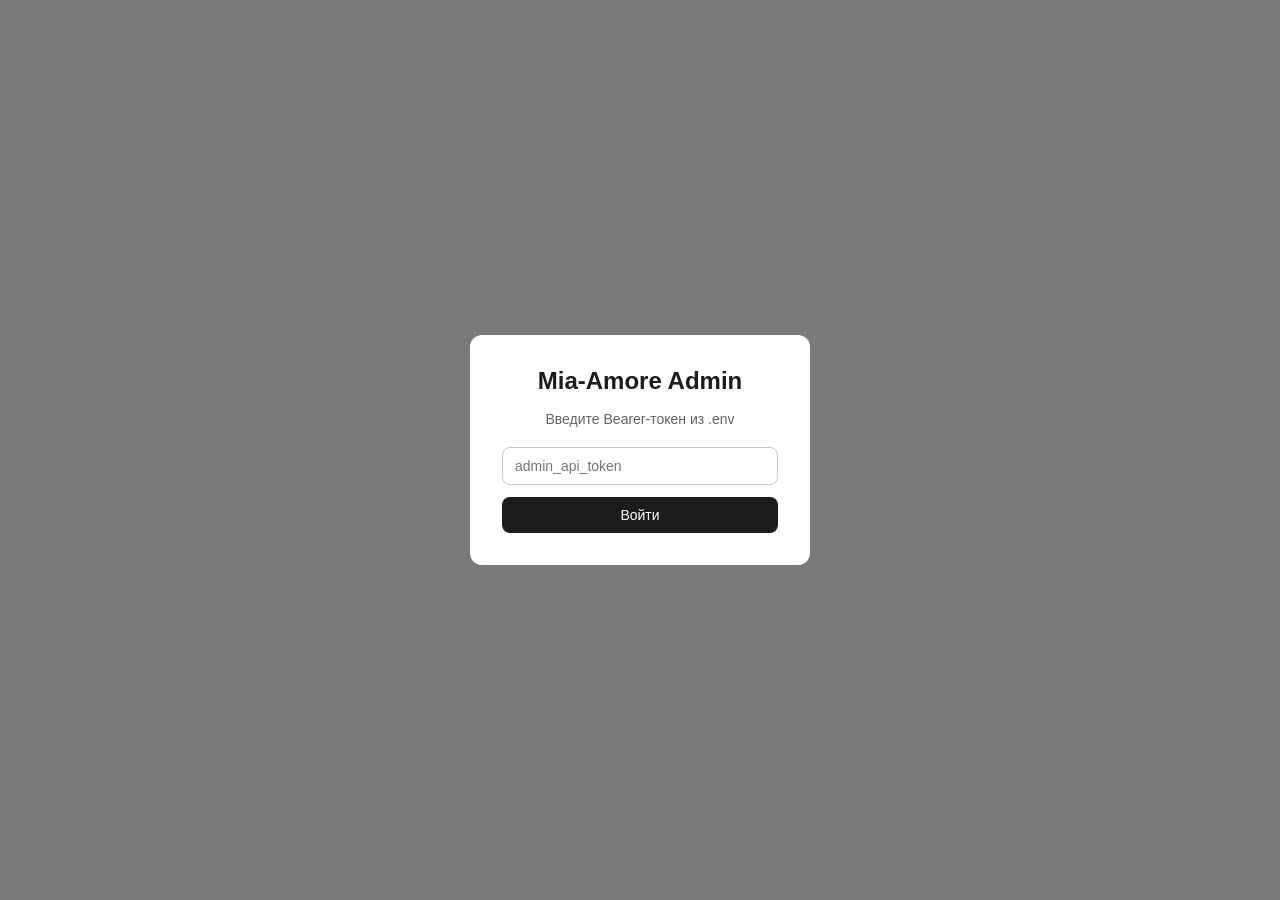
<file: backend/admin_panel/broadcast.html>
<!DOCTYPE html>
<html lang="ru">
<head>
  <meta charset="UTF-8">
  <meta name="viewport" content="width=device-width, initial-scale=1.0">
  <title>Рассылка — Mia-Amore Admin</title>
  <style>
    * { box-sizing: border-box; margin: 0; padding: 0; }
    body { font-family: -apple-system, BlinkMacSystemFont, 'Segoe UI', sans-serif;
           background: #f5f5f5; color: #1c1c1e; }
    .header { background: #1c1c1e; color: #fff; padding: 16px 24px; }
    .header h1 { font-size: 18px; font-weight: 600; }
    .nav { background: #fff; border-bottom: 1px solid #e5e5ea; display: flex; overflow-x: auto; }
    .nav a { padding: 12px 20px; font-size: 14px; font-weight: 500; color: #636366;
             text-decoration: none; white-space: nowrap; border-bottom: 2px solid transparent; }
    .nav a.active, .nav a:hover { color: #1c1c1e; border-bottom-color: #1c1c1e; }
    .main { max-width: 800px; margin: 0 auto; padding: 24px 16px; display: grid;
            grid-template-columns: 1fr 1fr; gap: 24px; }
    @media (max-width: 640px) { .main { grid-template-columns: 1fr; } }

    .card { background: #fff; border-radius: 12px; padding: 24px; }
    .card h2 { font-size: 16px; font-weight: 600; margin-bottom: 20px; }

    .form-row { margin-bottom: 16px; }
    .form-row label { display: block; font-size: 13px; font-weight: 500;
                      color: #636366; margin-bottom: 6px; }
    .form-row textarea { width: 100%; padding: 10px 12px; border: 1px solid #c7c7cc;
                         border-radius: 8px; font-size: 14px; font-family: inherit;
                         min-height: 120px; resize: vertical; }
    .form-row input[type=file] { width: 100%; padding: 8px 0; font-size: 14px; }

    .btn { padding: 10px 18px; border: none; border-radius: 8px; font-size: 14px;
           font-weight: 500; cursor: pointer; width: 100%; }
    .btn-primary { background: #1c1c1e; color: #fff; }
    .btn-primary:hover { background: #3a3a3c; }
    .btn:disabled { opacity: .5; cursor: not-allowed; }

    /* Превью */
    .preview-box { background: #f2f2f7; border-radius: 10px; padding: 16px;
                   font-size: 14px; white-space: pre-wrap; min-height: 80px;
                   margin-bottom: 16px; color: #3a3a3c; }
    .recipients-count { font-size: 13px; color: #636366; margin-bottom: 16px; }

    /* История */
    .history-item { padding: 14px 0; border-bottom: 1px solid #f2f2f7; }
    .history-item:last-child { border-bottom: none; }
    .history-item .meta { font-size: 12px; color: #636366; margin-top: 4px; }
    .progress-bar { height: 6px; background: #e5e5ea; border-radius: 3px;
                    margin-top: 8px; overflow: hidden; }
    .progress-fill { height: 100%; background: #1c1c1e; border-radius: 3px;
                     transition: width .3s; }

    .badge { display: inline-block; padding: 2px 8px; border-radius: 20px;
             font-size: 11px; font-weight: 500; }
    .badge-draft    { background: #f2f2f7; color: #636366; }
    .badge-sending  { background: #fff3e0; color: #e65100; }
    .badge-sent     { background: #e8f5e9; color: #2e7d32; }
    .badge-failed   { background: #ffebee; color: #b71c1c; }

    .loader { text-align: center; padding: 24px; color: #636366; font-size: 14px; }
  </style>
</head>
<body>
<div class="header"><h1>Mia-Amore Admin</h1></div>
<nav class="nav">
  <a href="index.html">Дашборд</a>
  <a href="orders.html">Заказы</a>
  <a href="products.html">Товары</a>
  <a href="buyers.html">Покупатели</a>
  <a href="broadcast.html" class="active">Рассылка</a>
</nav>

<div class="main">
  <!-- Форма создания -->
  <div class="card">
    <h2>Новая рассылка</h2>

    <div class="form-row">
      <label>Текст сообщения</label>
      <textarea id="bc-text" placeholder="Привет! У нас новинки — шёлковые халаты со скидкой 15%..."></textarea>
    </div>

    <div class="form-row">
      <label>Фото (опционально)</label>
      <input type="file" id="bc-photo" accept="image/*">
    </div>

    <div class="recipients-count" id="recipients-label">Загрузка...</div>

    <button class="btn btn-primary" id="send-btn" onclick="sendBroadcast()" disabled>
      Отправить рассылку
    </button>
    <p id="send-result" style="font-size:13px;margin-top:10px;display:none"></p>
  </div>

  <!-- История -->
  <div class="card">
    <h2>История рассылок</h2>
    <div id="history"><div class="loader">Загрузка...</div></div>
  </div>
</div>

<script>
const API = '';

function getToken() { return localStorage.getItem('mia_admin_token') || ''; }
function headers(extra={}) { return { 'Authorization': 'Bearer ' + getToken(), ...extra }; }

async function apiFetch(path, opts = {}) {
  const res = await fetch(API + path, { ...opts, headers: { ...headers(), ...(opts.headers||{}) } });
  if (!res.ok) { const b = await res.json().catch(()=>({})); throw new Error(b.detail || res.status); }
  return res.json();
}

// Активируем кнопку когда есть текст
document.getElementById('bc-text').addEventListener('input', function() {
  document.getElementById('send-btn').disabled = !this.value.trim();
});

async function loadRecipients() {
  try {
    const orders = await apiFetch('/admin/orders');
    // Примерное кол-во покупателей — через заказы
    const uniqueBuyers = new Set(orders.map(o => o.buyer_name)).size;
    document.getElementById('recipients-label').textContent =
      `Будет отправлено всем незаблокированным покупателям`;
  } catch {
    document.getElementById('recipients-label').textContent = '';
  }
}

async function sendBroadcast() {
  const text = document.getElementById('bc-text').value.trim();
  if (!text) return;

  const btn = document.getElementById('send-btn');
  const result = document.getElementById('send-result');
  btn.disabled = true;
  btn.textContent = 'Отправляем...';

  const fd = new FormData();
  fd.append('text', text);
  const photoFile = document.getElementById('bc-photo').files[0];
  if (photoFile) fd.append('photo', photoFile);

  try {
    const broadcast = await fetch(`${API}/admin/broadcast`, {
      method: 'POST',
      headers: headers(),
      body: fd,
    }).then(async r => {
      if (!r.ok) { const b = await r.json().catch(()=>({})); throw new Error(b.detail || r.status); }
      return r.json();
    });

    document.getElementById('bc-text').value = '';
    document.getElementById('bc-photo').value = '';
    result.style.display = 'block';
    result.style.color = '#2e7d32';
    result.textContent = `✅ Рассылка #${broadcast.id} запущена`;

    // Начинаем следить за прогрессом
    trackProgress(broadcast.id);
    loadHistory();
  } catch(e) {
    result.style.display = 'block';
    result.style.color = '#ff3b30';
    result.textContent = `Ошибка: ${e.message}`;
  } finally {
    btn.disabled = false;
    btn.textContent = 'Отправить рассылку';
  }
}

async function loadHistory() {
  try {
    const items = await apiFetch('/admin/broadcast');
    if (!items.length) {
      document.getElementById('history').innerHTML =
        '<div class="loader">Рассылок ещё не было</div>';
      return;
    }
    document.getElementById('history').innerHTML = items.map(b => {
      const pct = b.total_recipients > 0
        ? Math.round(b.sent_count / b.total_recipients * 100) : 0;
      return `
        <div class="history-item" id="bc-item-${b.id}">
          <div style="display:flex;align-items:center;justify-content:space-between">
            <span style="font-size:13px;font-weight:600">#${b.id}</span>
            <span class="badge badge-${b.status}">${statusLabel(b.status)}</span>
          </div>
          <div style="font-size:13px;margin-top:4px;color:#3a3a3c;
                      overflow:hidden;text-overflow:ellipsis;white-space:nowrap;max-width:280px">
            ${b.text}
          </div>
          <div class="meta">
            ${b.total_recipients > 0
              ? `${b.sent_count} / ${b.total_recipients} отправлено`
              : 'Нет получателей'}
            ${b.failed_count > 0 ? ` · ${b.failed_count} ошибок` : ''}
            · ${b.created_at}
          </div>
          ${b.status === 'sending' ? `
            <div class="progress-bar">
              <div class="progress-fill" style="width:${pct}%"></div>
            </div>` : ''}
        </div>`;
    }).join('');
  } catch(e) {
    document.getElementById('history').innerHTML =
      `<div class="loader" style="color:#ff3b30">Ошибка: ${e.message}</div>`;
  }
}

async function trackProgress(broadcastId) {
  const interval = setInterval(async () => {
    try {
      const b = await apiFetch(`/admin/broadcast/${broadcastId}`);
      const pct = b.total_recipients > 0
        ? Math.round(b.sent_count / b.total_recipients * 100) : 0;

      const item = document.getElementById(`bc-item-${broadcastId}`);
      if (item) {
        item.querySelector('.badge').className = `badge badge-${b.status}`;
        item.querySelector('.badge').textContent = statusLabel(b.status);
        const fill = item.querySelector('.progress-fill');
        if (fill) fill.style.width = pct + '%';
        const meta = item.querySelector('.meta');
        if (meta) meta.textContent =
          `${b.sent_count} / ${b.total_recipients} отправлено` +
          (b.failed_count > 0 ? ` · ${b.failed_count} ошибок` : '') +
          ` · ${b.created_at}`;
      }

      if (b.status !== 'sending') {
        clearInterval(interval);
        loadHistory(); // обновить весь список
      }
    } catch { clearInterval(interval); }
  }, 2000);
}

function statusLabel(s) {
  return { draft:'Черновик', sending:'Отправляется', sent:'Отправлена', failed:'Ошибка' }[s] || s;
}

if (!getToken()) { location.href = 'index.html'; }
else { loadRecipients(); loadHistory(); }
</script>
</body>
</html>
</file>
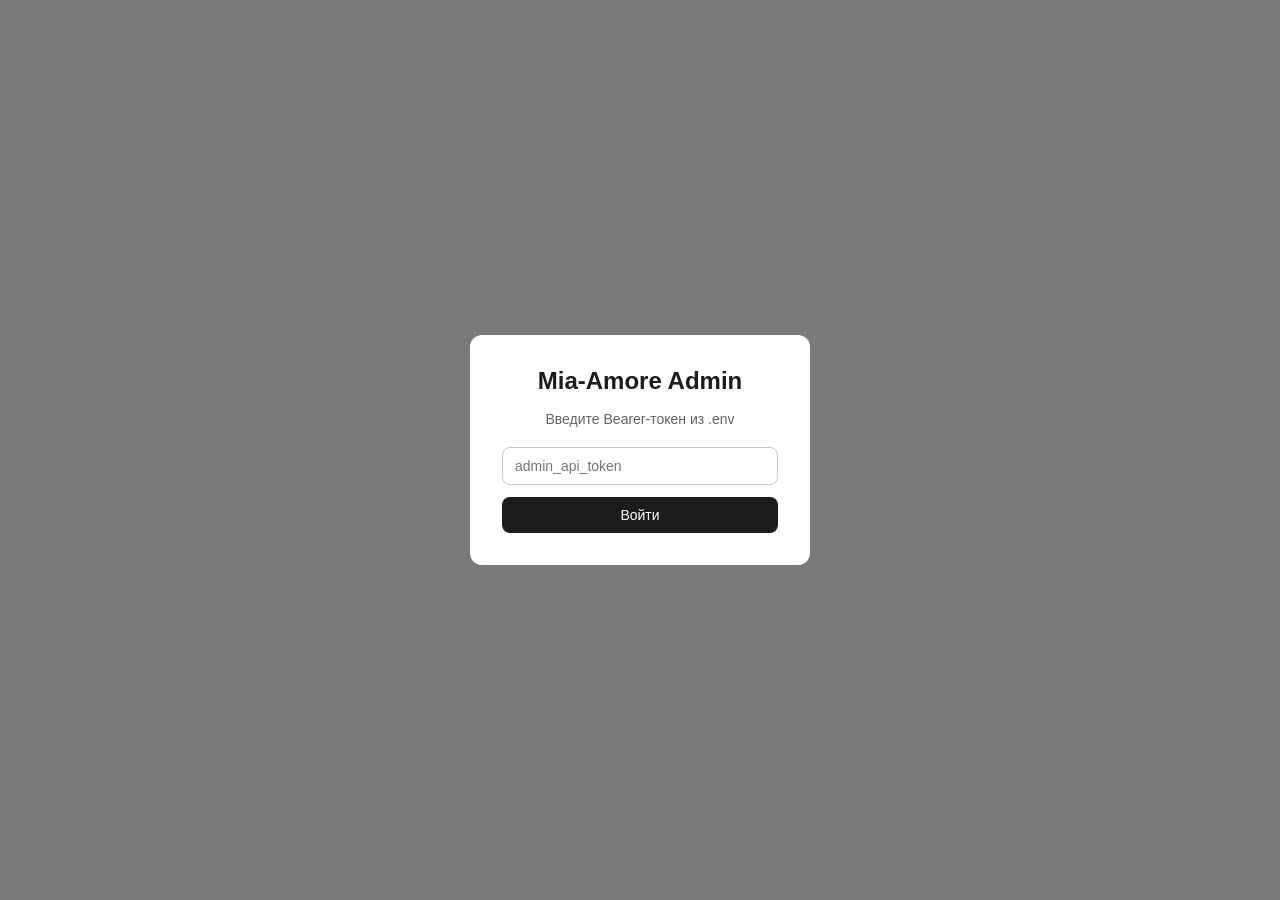
<file: backend/admin_panel/buyers.html>
<!DOCTYPE html>
<html lang="ru">
<head>
  <meta charset="UTF-8">
  <meta name="viewport" content="width=device-width, initial-scale=1.0">
  <title>Покупатели — Mia-Amore Admin</title>
  <style>
    * { box-sizing: border-box; margin: 0; padding: 0; }
    body { font-family: -apple-system, BlinkMacSystemFont, 'Segoe UI', sans-serif;
           background: #f5f5f5; color: #1c1c1e; }
    .header { background: #1c1c1e; color: #fff; padding: 16px 24px; }
    .header h1 { font-size: 18px; font-weight: 600; }
    .nav { background: #fff; border-bottom: 1px solid #e5e5ea; display: flex; overflow-x: auto; }
    .nav a { padding: 12px 20px; font-size: 14px; font-weight: 500; color: #636366;
             text-decoration: none; white-space: nowrap; border-bottom: 2px solid transparent; }
    .nav a.active, .nav a:hover { color: #1c1c1e; border-bottom-color: #1c1c1e; }
    .main { max-width: 960px; margin: 0 auto; padding: 24px 16px; }

    /* Toolbar */
    .toolbar { display: flex; gap: 12px; margin-bottom: 20px; flex-wrap: wrap; }
    .toolbar input { flex: 1; min-width: 200px; padding: 9px 12px; border: 1px solid #c7c7cc;
                     border-radius: 8px; font-size: 14px; }
    .filter-btn { padding: 8px 14px; border: 1px solid #c7c7cc; border-radius: 8px;
                  background: #fff; font-size: 13px; cursor: pointer; white-space: nowrap; }
    .filter-btn.active { background: #1c1c1e; color: #fff; border-color: #1c1c1e; }

    /* Table */
    .table-wrap { background: #fff; border-radius: 12px; overflow: hidden; }
    table { width: 100%; border-collapse: collapse; font-size: 14px; }
    thead th { padding: 12px 16px; text-align: left; font-size: 12px; font-weight: 600;
               color: #636366; border-bottom: 1px solid #f2f2f7; background: #fafafa; }
    tbody tr { cursor: pointer; }
    tbody tr:hover { background: #f9f9f9; }
    td { padding: 12px 16px; border-bottom: 1px solid #f2f2f7; vertical-align: middle; }
    tbody tr:last-child td { border-bottom: none; }

    .badge { display: inline-block; padding: 2px 8px; border-radius: 20px; font-size: 11px;
             font-weight: 500; }
    .badge-ok      { background: #e8f5e9; color: #2e7d32; }
    .badge-blocked { background: #ffebee; color: #b71c1c; }

    /* Drawer */
    .drawer-overlay { position: fixed; inset: 0; background: rgba(0,0,0,.3);
                      display: none; z-index: 100; }
    .drawer { position: fixed; right: 0; top: 0; bottom: 0; width: 400px; background: #fff;
              box-shadow: -4px 0 24px rgba(0,0,0,.12); padding: 24px; overflow-y: auto;
              z-index: 101; transform: translateX(100%); transition: transform .25s; }
    .drawer.open { transform: translateX(0); }
    .drawer-overlay.open { display: block; }
    .drawer h2 { font-size: 16px; font-weight: 600; margin-bottom: 20px; }
    .drawer-close { position: absolute; top: 20px; right: 20px; background: none; border: none;
                    font-size: 20px; cursor: pointer; color: #636366; }

    .detail-row { margin-bottom: 12px; }
    .detail-row label { font-size: 12px; color: #636366; display: block; margin-bottom: 2px; }
    .detail-row span { font-size: 14px; }

    .orders-list { margin-top: 16px; }
    .order-item { padding: 10px 0; border-bottom: 1px solid #f2f2f7; font-size: 13px; }
    .order-item:last-child { border-bottom: none; }

    .btn { padding: 9px 16px; border: none; border-radius: 8px; font-size: 13px;
           font-weight: 500; cursor: pointer; }
    .btn-danger { background: #ffebee; color: #b71c1c; }
    .btn-success { background: #e8f5e9; color: #2e7d32; }
    .btn:hover { opacity: .85; }

    .loader { text-align: center; padding: 40px; color: #636366; font-size: 14px; }
    @media (max-width: 640px) {
      .drawer { width: 100%; }
      td:nth-child(3), th:nth-child(3) { display: none; }
    }
  </style>
</head>
<body>
<div class="header"><h1>Mia-Amore Admin</h1></div>
<nav class="nav">
  <a href="index.html">Дашборд</a>
  <a href="orders.html">Заказы</a>
  <a href="products.html">Товары</a>
  <a href="buyers.html" class="active">Покупатели</a>
  <a href="broadcast.html">Рассылка</a>
</nav>

<div class="main">
  <div class="toolbar">
    <input type="text" id="search" placeholder="Имя или @username..." oninput="loadBuyers()">
    <button class="filter-btn active" data-blocked="" onclick="setFilter(this, '')">Все</button>
    <button class="filter-btn" data-blocked="false" onclick="setFilter(this, 'false')">Активные</button>
    <button class="filter-btn" data-blocked="true" onclick="setFilter(this, 'true')">Заблокированные</button>
  </div>

  <div class="table-wrap">
    <table>
      <thead>
        <tr>
          <th>Покупатель</th>
          <th>Заказы</th>
          <th>Потрачено</th>
          <th>Статус</th>
          <th>Дата</th>
        </tr>
      </thead>
      <tbody id="buyers-body">
        <tr><td colspan="5"><div class="loader">Загрузка...</div></td></tr>
      </tbody>
    </table>
  </div>
</div>

<!-- Drawer: профиль покупателя -->
<div class="drawer-overlay" id="overlay" onclick="closeDrawer()"></div>
<div class="drawer" id="drawer">
  <button class="drawer-close" onclick="closeDrawer()">✕</button>
  <h2 id="drawer-title">Покупатель</h2>
  <div id="drawer-content"></div>
</div>

<script>
const API = '';
let blockedFilter = '';

function getToken() { return localStorage.getItem('mia_admin_token') || ''; }
function headers(extra={}) { return { 'Authorization': 'Bearer ' + getToken(), ...extra }; }

async function apiFetch(path, opts={}) {
  const res = await fetch(API + path, { ...opts, headers: { ...headers(), ...(opts.headers||{}) } });
  if (!res.ok) { const b = await res.json().catch(()=>({})); throw new Error(b.detail || res.status); }
  return res.json();
}

function setFilter(btn, value) {
  document.querySelectorAll('.filter-btn').forEach(b => b.classList.remove('active'));
  btn.classList.add('active');
  blockedFilter = value;
  loadBuyers();
}

async function loadBuyers() {
  const search = document.getElementById('search').value.trim();
  let url = '/admin/buyers?';
  if (search) url += `search=${encodeURIComponent(search)}&`;
  if (blockedFilter !== '') url += `blocked=${blockedFilter}`;

  const tbody = document.getElementById('buyers-body');
  tbody.innerHTML = '<tr><td colspan="5"><div class="loader">Загрузка...</div></td></tr>';

  try {
    const buyers = await apiFetch(url);
    if (!buyers.length) {
      tbody.innerHTML = '<tr><td colspan="5"><div class="loader">Нет покупателей</div></td></tr>';
      return;
    }
    tbody.innerHTML = buyers.map(b => `
      <tr onclick="openDrawer(${b.id})">
        <td>
          <div style="font-weight:500">${b.first_name || '—'} ${b.last_name || ''}</div>
          <div style="font-size:12px;color:#636366">${b.username ? '@' + b.username : 'без username'}</div>
        </td>
        <td>${b.order_count}</td>
        <td>${b.total_spent.toLocaleString('ru-RU')} ₽</td>
        <td><span class="badge ${b.is_blocked ? 'badge-blocked' : 'badge-ok'}">
          ${b.is_blocked ? 'Заблокирован' : 'Активен'}
        </span></td>
        <td style="font-size:12px;color:#636366">${b.created_at}</td>
      </tr>
    `).join('');
  } catch(e) {
    tbody.innerHTML = `<tr><td colspan="5"><div class="loader" style="color:#ff3b30">Ошибка: ${e.message}</div></td></tr>`;
  }
}

async function openDrawer(buyerId) {
  document.getElementById('drawer').classList.add('open');
  document.getElementById('overlay').classList.add('open');
  document.getElementById('drawer-content').innerHTML = '<div class="loader">Загрузка...</div>';

  try {
    const b = await apiFetch(`/admin/buyers/${buyerId}`);
    document.getElementById('drawer-title').textContent =
      `${b.first_name || ''} ${b.last_name || ''}`.trim() || `ID ${b.telegram_id}`;

    const ordersHtml = b.orders.length
      ? b.orders.map(o => `
          <div class="order-item">
            <span style="font-weight:600">${o.order_number}</span>
            <span style="margin:0 8px;color:#636366">${o.status}</span>
            <span>${o.total.toLocaleString('ru-RU')} ₽</span>
            <span style="float:right;color:#636366">${o.created_at}</span>
          </div>`).join('')
      : '<div style="color:#636366;font-size:13px">Заказов нет</div>';

    document.getElementById('drawer-content').innerHTML = `
      <div class="detail-row">
        <label>Telegram ID</label>
        <span>${b.telegram_id}</span>
      </div>
      ${b.username ? `<div class="detail-row"><label>Username</label><span>@${b.username}</span></div>` : ''}
      ${b.phone ? `<div class="detail-row"><label>Телефон</label><span>${b.phone}</span></div>` : ''}
      <div class="detail-row">
        <label>Зарегистрирован</label><span>${b.created_at}</span>
      </div>
      <div class="detail-row">
        <label>Последняя активность</label><span>${b.last_active_at}</span>
      </div>
      <div class="detail-row">
        <label>Заказов / Потрачено</label>
        <span>${b.order_count} заказа · ${b.total_spent.toLocaleString('ru-RU')} ₽</span>
      </div>

      <div style="margin:16px 0">
        <button class="btn ${b.is_blocked ? 'btn-success' : 'btn-danger'}"
                onclick="toggleBlock(${b.id}, ${b.is_blocked})">
          ${b.is_blocked ? 'Разблокировать' : 'Заблокировать'}
        </button>
      </div>

      <div style="font-size:13px;font-weight:600;margin-bottom:8px">История заказов</div>
      <div class="orders-list">${ordersHtml}</div>
    `;
  } catch(e) {
    document.getElementById('drawer-content').innerHTML =
      `<div style="color:#ff3b30">Ошибка: ${e.message}</div>`;
  }
}

async function toggleBlock(buyerId, isCurrentlyBlocked) {
  try {
    await apiFetch(`/admin/buyers/${buyerId}/block`, { method: 'PATCH' });
    closeDrawer();
    loadBuyers();
  } catch(e) {
    alert(`Ошибка: ${e.message}`);
  }
}

function closeDrawer() {
  document.getElementById('drawer').classList.remove('open');
  document.getElementById('overlay').classList.remove('open');
}

if (!getToken()) { location.href = 'index.html'; }
else { loadBuyers(); }
</script>
</body>
</html>
</file>
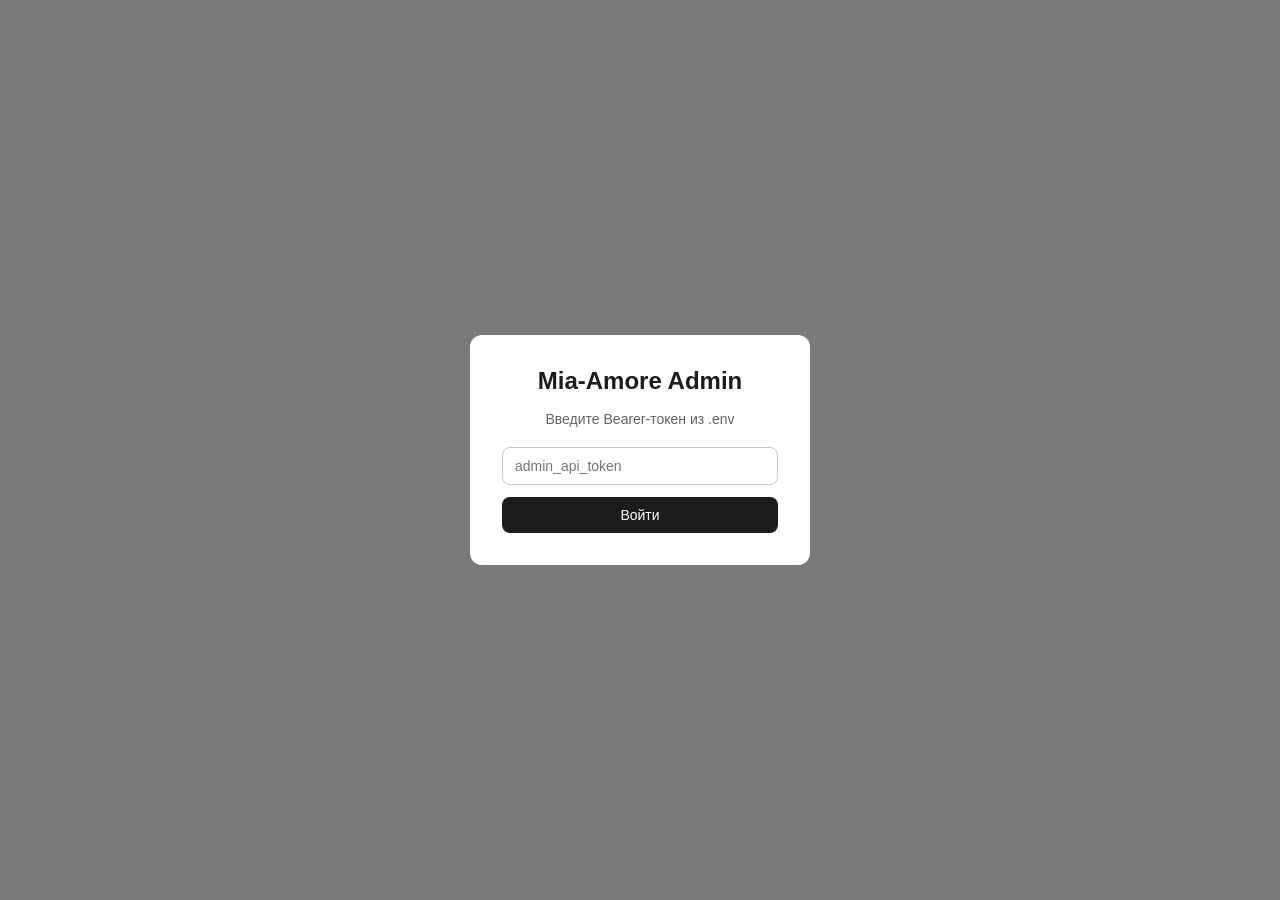
<file: backend/admin_panel/orders.html>
<!DOCTYPE html>
<html lang="ru">
<head>
  <meta charset="UTF-8">
  <meta name="viewport" content="width=device-width, initial-scale=1.0">
  <title>Заказы — Mia-Amore Admin</title>
  <style>
    * { box-sizing: border-box; margin: 0; padding: 0; }
    body { font-family: -apple-system, BlinkMacSystemFont, 'Segoe UI', sans-serif;
           background: #f5f5f5; color: #1c1c1e; }

    .header { background: #1c1c1e; color: #fff; padding: 16px 24px; }
    .header h1 { font-size: 18px; font-weight: 600; }
    .nav { background: #fff; border-bottom: 1px solid #e5e5ea;
           display: flex; gap: 0; overflow-x: auto; }
    .nav a { padding: 12px 20px; font-size: 14px; font-weight: 500;
             color: #636366; text-decoration: none; white-space: nowrap;
             border-bottom: 2px solid transparent; }
    .nav a.active, .nav a:hover { color: #1c1c1e; border-bottom-color: #1c1c1e; }

    .main { max-width: 1100px; margin: 0 auto; padding: 24px 16px; }

    .toolbar { display: flex; align-items: center; gap: 12px; margin-bottom: 20px;
               flex-wrap: wrap; }
    .toolbar h2 { font-size: 18px; font-weight: 600; flex: 1; }
    .toolbar input { padding: 8px 12px; border: 1px solid #c7c7cc; border-radius: 8px;
                     font-size: 14px; width: 220px; }
    .filters { display: flex; gap: 8px; flex-wrap: wrap; }
    .filter-btn { padding: 6px 14px; border: 1px solid #c7c7cc; border-radius: 20px;
                  font-size: 13px; cursor: pointer; background: #fff; }
    .filter-btn.active { background: #1c1c1e; color: #fff; border-color: #1c1c1e; }

    .table-wrap { background: #fff; border-radius: 12px; overflow: hidden; }
    table { width: 100%; border-collapse: collapse; }
    th { text-align: left; padding: 10px 16px; font-size: 12px; font-weight: 600;
         color: #636366; background: #f9f9fb; text-transform: uppercase; letter-spacing:.04em; }
    td { padding: 12px 16px; font-size: 14px; border-top: 1px solid #f2f2f7; vertical-align: middle; }
    tr:hover td { background: #f9f9fb; cursor: pointer; }
    .badge { display: inline-block; padding: 3px 8px; border-radius: 20px;
             font-size: 12px; font-weight: 500; }
    .badge-new       { background: #e3f0ff; color: #0066cc; }
    .badge-confirmed { background: #e8f5e9; color: #2e7d32; }
    .badge-shipped   { background: #fff3e0; color: #e65100; }
    .badge-delivered { background: #e8f5e9; color: #1b5e20; }
    .badge-cancelled { background: #ffebee; color: #b71c1c; }

    .btn { padding: 8px 14px; border: none; border-radius: 8px; font-size: 13px;
           font-weight: 500; cursor: pointer; }
    .btn-primary { background: #1c1c1e; color: #fff; }
    .btn-ghost { background: transparent; border: 1px solid #c7c7cc; }
    .btn-sm { padding: 5px 10px; font-size: 12px; border-radius: 6px; }
    .loader { text-align: center; padding: 40px; color: #636366; }

    /* Detail drawer */
    #drawer { position: fixed; right: 0; top: 0; bottom: 0; width: 420px;
              background: #fff; box-shadow: -4px 0 20px rgba(0,0,0,.1);
              transform: translateX(100%); transition: transform .25s ease;
              overflow-y: auto; z-index: 50; }
    #drawer.open { transform: translateX(0); }
    .drawer-header { padding: 20px; border-bottom: 1px solid #f2f2f7;
                     display: flex; align-items: center; justify-content: space-between; }
    .drawer-header h3 { font-size: 16px; font-weight: 600; }
    .drawer-close { background: none; border: none; font-size: 20px; cursor: pointer; color: #636366; }
    .drawer-body { padding: 20px; }
    .detail-row { display: flex; justify-content: space-between; margin-bottom: 12px;
                  font-size: 14px; padding-bottom: 12px; border-bottom: 1px solid #f2f2f7; }
    .detail-row:last-child { border-bottom: none; }
    .detail-label { color: #636366; }
    .items-list { list-style: none; margin: 12px 0; }
    .items-list li { padding: 8px 0; font-size: 14px; border-bottom: 1px solid #f2f2f7; }
    .items-list li:last-child { border-bottom: none; }
    .status-select { width: 100%; padding: 8px 12px; border: 1px solid #c7c7cc;
                     border-radius: 8px; font-size: 14px; margin: 16px 0 8px; }
  </style>
</head>
<body>
<div class="header"><h1>Mia-Amore Admin</h1></div>
<nav class="nav">
  <a href="index.html">Дашборд</a>
  <a href="orders.html" class="active">Заказы</a>
  <a href="products.html">Товары</a>
  <a href="buyers.html">Покупатели</a>
  <a href="broadcast.html">Рассылка</a>
</nav>

<div class="main">
  <div class="toolbar">
    <h2>Заказы</h2>
    <input type="search" id="search" placeholder="Имя, телефон, номер..." oninput="loadOrders()">
  </div>
  <div class="filters" id="filters">
    <button class="filter-btn active" data-status="" onclick="setFilter(this,'')">Все</button>
    <button class="filter-btn" data-status="new" onclick="setFilter(this,'new')">Новые</button>
    <button class="filter-btn" data-status="confirmed" onclick="setFilter(this,'confirmed')">Подтверждённые</button>
    <button class="filter-btn" data-status="shipped" onclick="setFilter(this,'shipped')">Отправленные</button>
    <button class="filter-btn" data-status="delivered" onclick="setFilter(this,'delivered')">Доставленные</button>
    <button class="filter-btn" data-status="cancelled" onclick="setFilter(this,'cancelled')">Отменённые</button>
  </div>

  <br>
  <div class="table-wrap">
    <div id="orders-container"><div class="loader">Загрузка...</div></div>
  </div>
</div>

<!-- Детальная панель -->
<div id="drawer">
  <div class="drawer-header">
    <h3 id="drawer-title">Заказ</h3>
    <button class="drawer-close" onclick="closeDrawer()">✕</button>
  </div>
  <div class="drawer-body" id="drawer-body"></div>
</div>

<script>
const API = '';
let currentStatus = '';

function getToken() { return localStorage.getItem('mia_admin_token') || ''; }
function headers()  { return { 'Authorization': 'Bearer ' + getToken() }; }

async function apiFetch(path, opts = {}) {
  const res = await fetch(API + path, { ...opts, headers: { ...headers(), ...(opts.headers||{}) } });
  if (!res.ok) { const b = await res.json().catch(()=>({})); throw new Error(b.detail || res.status); }
  return res.json();
}

function setFilter(btn, status) {
  document.querySelectorAll('.filter-btn').forEach(b => b.classList.remove('active'));
  btn.classList.add('active');
  currentStatus = status;
  loadOrders();
}

async function loadOrders() {
  const search = document.getElementById('search').value.trim();
  let url = '/admin/orders?';
  if (currentStatus) url += `status=${currentStatus}&`;
  if (search) url += `search=${encodeURIComponent(search)}`;

  try {
    const orders = await apiFetch(url);
    if (!orders.length) {
      document.getElementById('orders-container').innerHTML =
        '<div class="loader">Заказов нет</div>';
      return;
    }
    document.getElementById('orders-container').innerHTML = `
      <table>
        <thead><tr>
          <th>Номер</th><th>Покупатель</th><th>Телефон</th>
          <th>Сумма</th><th>Статус</th><th>Дата</th>
        </tr></thead>
        <tbody>
          ${orders.map(o => `
            <tr onclick="openOrder(${o.id})">
              <td><strong>${o.order_number}</strong></td>
              <td>${o.buyer_name}</td>
              <td style="color:#636366">${o.buyer_phone}</td>
              <td>${o.total.toLocaleString('ru-RU')} ₽</td>
              <td><span class="badge badge-${o.status}">${statusLabel(o.status)}</span></td>
              <td style="color:#636366">${o.created_at}</td>
            </tr>
          `).join('')}
        </tbody>
      </table>`;
  } catch (e) {
    document.getElementById('orders-container').innerHTML =
      `<div class="loader" style="color:#ff3b30">Ошибка: ${e.message}</div>`;
  }
}

async function openOrder(id) {
  document.getElementById('drawer-body').innerHTML = '<div class="loader">Загрузка...</div>';
  document.getElementById('drawer').classList.add('open');

  try {
    const o = await apiFetch(`/admin/orders/${id}`);
    document.getElementById('drawer-title').textContent = `Заказ ${o.order_number}`;

    const deliveryLabels = { cdek: 'СДЭК', post: 'Почта России' };
    const paymentLabels = { cod: 'При получении', online: 'Онлайн' };

    document.getElementById('drawer-body').innerHTML = `
      <div class="detail-row"><span class="detail-label">Статус</span>
        <span class="badge badge-${o.status}">${statusLabel(o.status)}</span></div>
      <div class="detail-row"><span class="detail-label">Покупатель</span>
        <span>${o.buyer_name}${o.buyer_username ? ` (@${o.buyer_username})` : ''}</span></div>
      <div class="detail-row"><span class="detail-label">Телефон</span>
        <a href="tel:${o.buyer_phone}">${o.buyer_phone}</a></div>
      <div class="detail-row"><span class="detail-label">Адрес</span>
        <span>${o.city}, ${o.address}</span></div>
      <div class="detail-row"><span class="detail-label">Доставка</span>
        <span>${deliveryLabels[o.delivery_method] || o.delivery_method}</span></div>
      <div class="detail-row"><span class="detail-label">Оплата</span>
        <span>${paymentLabels[o.payment_method] || o.payment_method}</span></div>
      ${o.notes ? `<div class="detail-row"><span class="detail-label">Комментарий</span>
        <span>${o.notes}</span></div>` : ''}

      <strong style="font-size:13px;color:#636366;display:block;margin:16px 0 8px">ТОВАРЫ</strong>
      <ul class="items-list">
        ${o.items.map(i => `
          <li>
            <strong>${i.product_name}</strong><br>
            <span style="color:#636366">${i.size}, ${i.color} ×${i.qty} — ${(i.unit_price * i.qty).toLocaleString('ru-RU')} ₽</span>
          </li>
        `).join('')}
      </ul>

      <div class="detail-row"><span class="detail-label">Подитог</span>
        <span>${o.subtotal.toLocaleString('ru-RU')} ₽</span></div>
      <div class="detail-row"><span class="detail-label">Доставка</span>
        <span>${o.delivery_cost.toLocaleString('ru-RU')} ₽</span></div>
      <div class="detail-row"><span class="detail-label"><strong>Итого</strong></span>
        <span><strong>${o.total.toLocaleString('ru-RU')} ₽</strong></span></div>

      <strong style="font-size:13px;color:#636366;display:block;margin:16px 0 4px">ИЗМЕНИТЬ СТАТУС</strong>
      <select class="status-select" id="status-select-${o.id}">
        ${['new','confirmed','shipped','delivered','cancelled'].map(s =>
          `<option value="${s}" ${s===o.status?'selected':''}>${statusLabel(s)}</option>`
        ).join('')}
      </select>
      <button class="btn btn-primary" style="width:100%"
        onclick="changeStatus(${o.id})">Сохранить статус</button>
      <p id="status-msg-${o.id}" style="font-size:13px;margin-top:8px;color:#2e7d32;display:none">
        Статус обновлён</p>
    `;
  } catch(e) {
    document.getElementById('drawer-body').innerHTML =
      `<p style="color:#ff3b30">Ошибка: ${e.message}</p>`;
  }
}

async function changeStatus(orderId) {
  const sel = document.getElementById(`status-select-${orderId}`);
  try {
    await apiFetch(`/admin/orders/${orderId}/status`, {
      method: 'PUT',
      headers: { 'Content-Type': 'application/json' },
      body: JSON.stringify({ status: sel.value }),
    });
    const msg = document.getElementById(`status-msg-${orderId}`);
    msg.style.display = 'block';
    setTimeout(() => msg.style.display = 'none', 3000);
    loadOrders();
  } catch(e) {
    alert('Ошибка: ' + e.message);
  }
}

function closeDrawer() {
  document.getElementById('drawer').classList.remove('open');
}

function statusLabel(s) {
  return { new:'Новый', confirmed:'Подтверждён', shipped:'Отправлен',
           delivered:'Доставлен', cancelled:'Отменён' }[s] || s;
}

// Открыть сразу если в URL есть якорь #id
if (location.hash) {
  const id = parseInt(location.hash.slice(1));
  if (id) setTimeout(() => openOrder(id), 500);
}

if (!getToken()) { location.href = 'index.html'; } else { loadOrders(); }
</script>
</body>
</html>
</file>
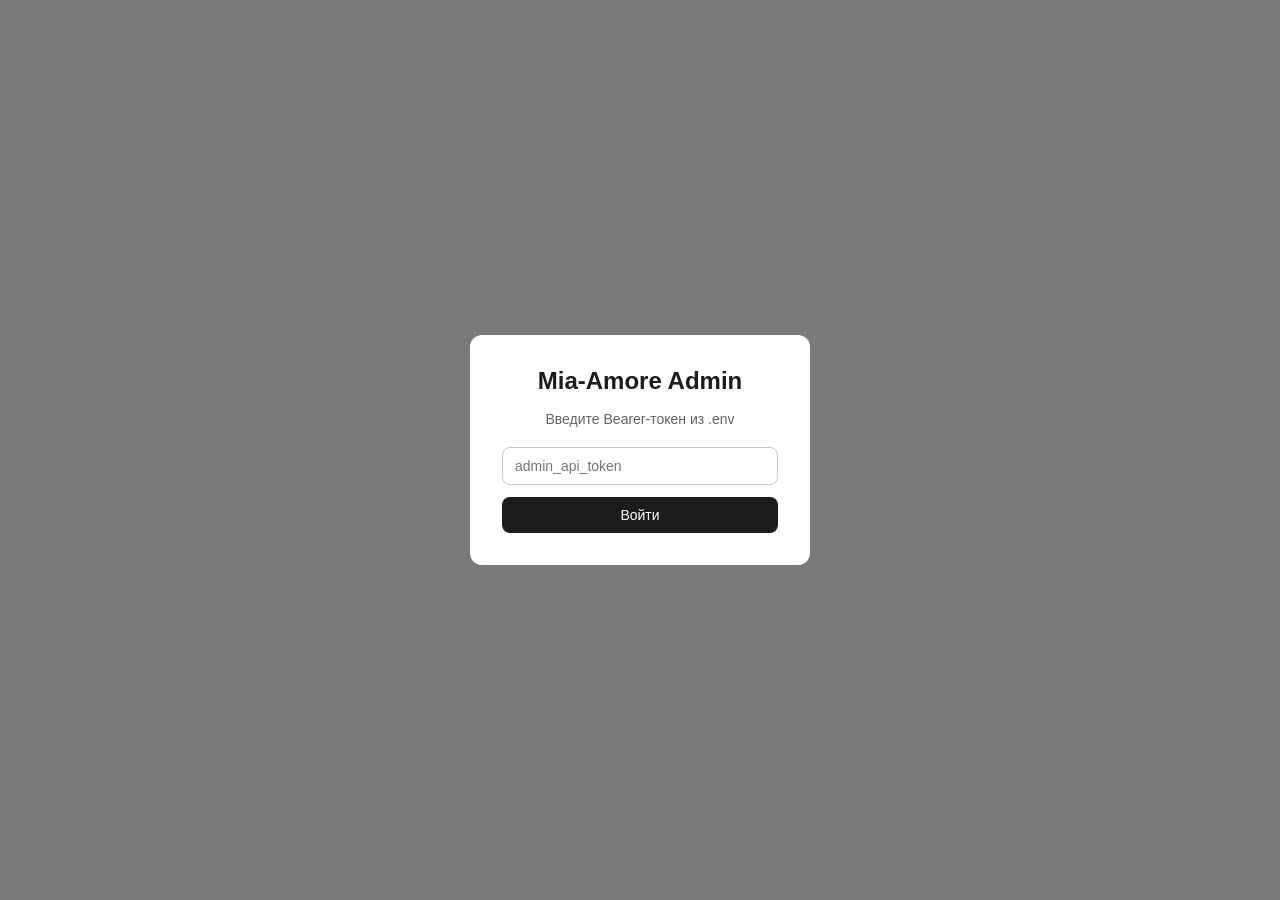
<file: backend/admin_panel/products.html>
<!DOCTYPE html>
<html lang="ru">
<head>
  <meta charset="UTF-8">
  <meta name="viewport" content="width=device-width, initial-scale=1.0">
  <title>Товары — Mia-Amore Admin</title>
  <style>
    * { box-sizing: border-box; margin: 0; padding: 0; }
    body { font-family: -apple-system, BlinkMacSystemFont, 'Segoe UI', sans-serif;
           background: #f5f5f5; color: #1c1c1e; }
    .header { background: #1c1c1e; color: #fff; padding: 16px 24px; }
    .header h1 { font-size: 18px; font-weight: 600; }
    .nav { background: #fff; border-bottom: 1px solid #e5e5ea; display: flex; overflow-x: auto; }
    .nav a { padding: 12px 20px; font-size: 14px; font-weight: 500; color: #636366;
             text-decoration: none; white-space: nowrap; border-bottom: 2px solid transparent; }
    .nav a.active, .nav a:hover { color: #1c1c1e; border-bottom-color: #1c1c1e; }
    .main { max-width: 1100px; margin: 0 auto; padding: 24px 16px; }

    .toolbar { display: flex; align-items: center; gap: 12px; margin-bottom: 20px; }
    .toolbar h2 { font-size: 18px; font-weight: 600; flex: 1; }

    .products-grid { display: grid; grid-template-columns: repeat(auto-fill, minmax(280px, 1fr)); gap: 16px; }
    .product-card { background: #fff; border-radius: 12px; overflow: hidden; }
    .product-card img { width: 100%; aspect-ratio: 3/4; object-fit: cover; background: #f2f2f7; }
    .product-card .no-photo { width: 100%; aspect-ratio: 3/4; background: #f2f2f7;
                               display: flex; align-items: center; justify-content: center;
                               font-size: 32px; }
    .product-info { padding: 14px; }
    .product-info .name { font-size: 15px; font-weight: 600; margin-bottom: 4px; }
    .product-info .meta { font-size: 13px; color: #636366; margin-bottom: 10px; }
    .product-info .price { font-size: 16px; font-weight: 700; }
    .product-info .price .old { font-size: 13px; color: #636366; text-decoration: line-through;
                                 margin-left: 6px; font-weight: 400; }
    .product-actions { padding: 0 14px 14px; display: flex; gap: 8px; }

    .btn { padding: 8px 14px; border: none; border-radius: 8px; font-size: 13px;
           font-weight: 500; cursor: pointer; }
    .btn-primary { background: #1c1c1e; color: #fff; }
    .btn-primary:hover { background: #3a3a3c; }
    .btn-ghost { background: transparent; border: 1px solid #c7c7cc; }
    .btn-ghost:hover { background: #f2f2f7; }
    .btn-danger { background: #ff3b30; color: #fff; }
    .btn-sm { padding: 5px 10px; font-size: 12px; border-radius: 6px; }
    .loader { text-align: center; padding: 40px; color: #636366; }

    .badge-inactive { display: inline-block; font-size: 11px; background: #ffebee;
                      color: #b71c1c; padding: 2px 6px; border-radius: 4px; margin-left: 6px; }

    /* Modal */
    #modal-bg { position: fixed; inset: 0; background: rgba(0,0,0,.5);
                display: none; align-items: flex-start; justify-content: center;
                overflow-y: auto; padding: 24px; z-index: 100; }
    #modal-bg.open { display: flex; }
    #modal { background: #fff; border-radius: 16px; width: 100%; max-width: 560px;
             padding: 28px; position: relative; }
    #modal h3 { font-size: 18px; margin-bottom: 20px; }
    .form-row { margin-bottom: 16px; }
    .form-row label { display: block; font-size: 13px; font-weight: 500; margin-bottom: 6px; color: #636366; }
    .form-row input, .form-row select, .form-row textarea {
      width: 100%; padding: 9px 12px; border: 1px solid #c7c7cc; border-radius: 8px;
      font-size: 14px; font-family: inherit; }
    .form-row textarea { min-height: 80px; resize: vertical; }
    .form-2col { display: grid; grid-template-columns: 1fr 1fr; gap: 12px; }
    .modal-actions { display: flex; gap: 10px; margin-top: 24px; justify-content: flex-end; }

    /* Upload zone */
    .upload-zone { border: 2px dashed #c7c7cc; border-radius: 8px; padding: 20px;
                   text-align: center; cursor: pointer; font-size: 14px; color: #636366; }
    .upload-zone:hover, .upload-zone.drag { border-color: #1c1c1e; background: #f9f9fb; }
    .photos-row { display: flex; gap: 8px; flex-wrap: wrap; margin-top: 10px; }
    .photo-thumb { position: relative; width: 72px; }
    .photo-thumb img { width: 72px; height: 96px; object-fit: cover; border-radius: 6px; }
    .photo-thumb .del-btn { position: absolute; top: -6px; right: -6px; width: 20px; height: 20px;
                             background: #ff3b30; color: #fff; border: none; border-radius: 50%;
                             cursor: pointer; font-size: 12px; line-height: 20px; text-align: center; }
    .photo-thumb .type-btn { position: absolute; bottom: -6px; left: 50%; transform: translateX(-50%);
                              background: #e5e5ea; border: none; border-radius: 10px; padding: 1px 5px;
                              font-size: 10px; cursor: pointer; white-space: nowrap; }
    .photo-thumb .type-btn.is-chart { background: #34c759; color: #fff; }
  </style>
</head>
<body>
<div class="header"><h1>Mia-Amore Admin</h1></div>
<nav class="nav">
  <a href="index.html">Дашборд</a>
  <a href="orders.html">Заказы</a>
  <a href="products.html" class="active">Товары</a>
  <a href="buyers.html">Покупатели</a>
  <a href="broadcast.html">Рассылка</a>
</nav>

<div class="main">
  <div class="toolbar">
    <h2>Товары</h2>
    <button class="btn btn-primary" onclick="openModal()">+ Добавить товар</button>
  </div>
  <div id="products-grid" class="products-grid">
    <div class="loader" style="grid-column:1/-1">Загрузка...</div>
  </div>
</div>

<!-- Modal: форма редактирования -->
<div id="modal-bg" onclick="e => { if(e.target===this) closeModal(); }">
  <div id="modal">
    <h3 id="modal-title">Новый товар</h3>
    <form id="product-form" onsubmit="saveProduct(event)">
      <input type="hidden" id="f-id">

      <div class="form-row">
        <label>Название</label>
        <input type="text" id="f-name" required placeholder="Халат «Bella»">
      </div>

      <div class="form-2col">
        <div class="form-row">
          <label>Категория</label>
          <select id="f-category"></select>
        </div>
        <div class="form-row">
          <label>Материал (slug)</label>
          <input type="text" id="f-material" placeholder="silk">
        </div>
      </div>

      <div class="form-row">
        <label>Материал (отображение)</label>
        <input type="text" id="f-material-label" placeholder="Шёлк 100%, 19 momme">
      </div>

      <div class="form-2col">
        <div class="form-row">
          <label>Цена, ₽</label>
          <input type="number" id="f-price" required min="1">
        </div>
        <div class="form-row">
          <label>Старая цена, ₽</label>
          <input type="number" id="f-old-price" min="0" placeholder="нет">
        </div>
      </div>

      <div class="form-row">
        <label>Бейдж</label>
        <select id="f-badge">
          <option value="">нет</option>
          <option value="hit">Хит</option>
          <option value="new">Новинка</option>
        </select>
      </div>

      <div class="form-row">
        <label>Размеры (через запятую)</label>
        <input type="text" id="f-sizes" placeholder="XS, S, M, L, XL" oninput="renderSizeStock()">
      </div>

      <div class="form-row">
        <label>Остаток по размерам <span id="f-stock-total" style="color:#636366;font-weight:400">— всего 0 шт.</span></label>
        <div id="f-size-stock" style="display:grid;grid-template-columns:repeat(auto-fill,minmax(90px,1fr));gap:8px"></div>
        <div style="font-size:12px;color:#636366;margin-top:6px">Размер с 0 автоматически считается недоступным.</div>
      </div>

      <div class="form-row">
        <label>Цвета (через запятую)</label>
        <input type="text" id="f-colors" placeholder="Розовый, Чёрный, Бордо">
        <div style="font-size:12px;color:#636366;margin-top:6px">
          Можно задать свой hex: <code>Розовый #E8C8C0, Чёрный #1C1C1E</code>.
        </div>
      </div>

      <div class="form-row">
        <label>Описание</label>
        <textarea id="f-description"></textarea>
      </div>

      <div class="form-row">
        <label>Уход</label>
        <textarea id="f-care" style="min-height:60px"></textarea>
      </div>

      <div class="form-row">
        <label>Фотографии</label>
        <div class="photos-row" id="photos-row"></div>
        <div class="upload-zone" id="upload-zone"
             onclick="document.getElementById('file-input').click()"
             ondragover="event.preventDefault();this.classList.add('drag')"
             ondragleave="this.classList.remove('drag')"
             ondrop="handleDrop(event)">
          Нажмите или перетащите фото (JPEG, PNG, WebP, до 10 МБ)
        </div>
        <input type="file" id="file-input" accept="image/*" multiple
               style="display:none" onchange="handleFiles(this.files)">
      </div>

      <div class="form-row" style="display:flex;align-items:center;gap:8px">
        <input type="checkbox" id="f-active" checked style="width:auto">
        <label for="f-active" style="margin:0;color:#1c1c1e;font-size:14px">Товар активен</label>
      </div>

      <div class="modal-actions">
        <button type="button" class="btn btn-ghost" onclick="closeModal()">Отмена</button>
        <button type="submit" class="btn btn-primary" id="save-btn">Сохранить</button>
      </div>
    </form>
  </div>
</div>

<script>
const API = '';
let categories = [];
let currentProductId = null;

// Справочник популярных цветов: название (в нижнем регистре) → hex
const COLOR_HEX = {
  'чёрный':'#1C1C1E','черный':'#1C1C1E',
  'белый':'#F5F5F7','молочный':'#F5F0E8','слоновая кость':'#F5F0E8','жемчужный':'#F0EDE8',
  'розовый':'#E8C8C0','пудровый':'#E8C8C0','пыльная роза':'#C9A0A0',
  'бежевый':'#D4B896','шампань':'#E8DCC8',
  'бордо':'#6B2D3E','баклажан':'#5E2E3B','марсала':'#8E3A3A','красный':'#C0392B',
  'графит':'#4A4A4E','серый':'#8E8E93','тёмно-серый':'#3A3A3C','темно-серый':'#3A3A3C',
  'тёмно-синий':'#2C3E6B','темно-синий':'#2C3E6B','синий':'#3B5998','голубой':'#5AC8FA',
  'изумруд':'#2D6A5F','изумрудный':'#2D6A5F','зелёный':'#34C759','зеленый':'#34C759','мятный':'#98D8C8',
  'фиолетовый':'#AF52DE','лавандовый':'#B8A9C9','сиреневый':'#C8A2C8',
  'коричневый':'#8B4513','шоколадный':'#7B3F00','капучино':'#A67B5B',
  'оранжевый':'#FF9500','жёлтый':'#FFCC00','желтый':'#FFCC00',
};

function parseColors(raw) {
  // "Розовый, Чёрный #1C1C1E" → [{name,hex}, ...]
  return raw.split(',').map(s => s.trim()).filter(Boolean).map(part => {
    const m = part.match(/^(.+?)\s+(#[0-9a-fA-F]{3,6})\s*$/);
    if (m) return { name: m[1].trim(), hex: m[2].toUpperCase() };
    const key = part.toLowerCase();
    return { name: part, hex: COLOR_HEX[key] || '#8E8E93' };
  });
}

function colorsToText(colors) {
  // [{name:'Розовый',hex:'#E8C8C0'}] → "Розовый #E8C8C0, ..."
  return (colors || []).map(c => {
    const known = COLOR_HEX[(c.name || '').toLowerCase()];
    // Если hex совпадает со справочником — не показывать
    return known && known.toUpperCase() === (c.hex || '').toUpperCase()
      ? c.name
      : `${c.name} ${c.hex}`;
  }).join(', ');
}

function getToken() { return localStorage.getItem('mia_admin_token') || ''; }
function headers(extra={}) { return { 'Authorization': 'Bearer ' + getToken(), ...extra }; }

async function apiFetch(path, opts = {}) {
  const res = await fetch(API + path, { ...opts, headers: { ...headers(), ...(opts.headers||{}) } });
  if (!res.ok) { const b = await res.json().catch(()=>({})); throw new Error(b.detail || res.status); }
  if (opts.returnRaw) return res;
  if (res.status === 204) return null;  // No Content — тела нет
  return res.json();
}

async function loadCategories() {
  categories = await apiFetch('/admin/categories');
  const sel = document.getElementById('f-category');
  sel.innerHTML = '<option value="">Без категории</option>' +
    categories.map(c => `<option value="${c.id}">${c.name}</option>`).join('');
}

async function loadProducts() {
  try {
    const products = await apiFetch('/admin/products');
    if (!products.length) {
      document.getElementById('products-grid').innerHTML =
        '<div class="loader" style="grid-column:1/-1">Товаров нет</div>';
      return;
    }
    document.getElementById('products-grid').innerHTML = products.map(p => {
      const cover = p.images[0]?.url || null;
      return `
        <div class="product-card">
          ${cover
            ? `<img src="${cover}" alt="${p.name}" loading="lazy">`
            : '<div class="no-photo">📷</div>'
          }
          <div class="product-info">
            <div class="name">${p.name}
              ${!p.is_active ? '<span class="badge-inactive">скрыт</span>' : ''}
            </div>
            <div class="meta">${p.material_label || ''} · Остаток: ${p.stock} шт.</div>
            <div class="price">${p.price.toLocaleString('ru-RU')} ₽
              ${p.old_price ? `<span class="old">${p.old_price.toLocaleString('ru-RU')} ₽</span>` : ''}
            </div>
          </div>
          <div class="product-actions">
            <button class="btn btn-ghost btn-sm" style="flex:1" onclick="editProduct(${p.id})">Изменить</button>
            ${p.is_active
              ? `<button class="btn btn-danger btn-sm" onclick="toggleActive(${p.id}, false, '${p.name}')">Скрыть</button>`
              : `<button class="btn btn-sm" style="background:#34c759;color:#fff" onclick="toggleActive(${p.id}, true, '${p.name}')">Показать</button>`
            }
          </div>
        </div>`;
    }).join('');
  } catch(e) {
    document.getElementById('products-grid').innerHTML =
      `<div class="loader" style="color:#ff3b30;grid-column:1/-1">Ошибка: ${e.message}</div>`;
  }
}

async function openModal(product = null) {
  currentProductId = product?.id || null;
  document.getElementById('modal-title').textContent = product ? 'Редактировать товар' : 'Новый товар';
  document.getElementById('f-id').value = product?.id || '';
  document.getElementById('f-name').value = product?.name || '';
  document.getElementById('f-material').value = product?.material || '';
  document.getElementById('f-material-label').value = product?.material_label || '';
  document.getElementById('f-price').value = product?.price || '';
  document.getElementById('f-old-price').value = product?.old_price || '';
  document.getElementById('f-badge').value = product?.badge || '';
  document.getElementById('f-sizes').value = (product?.sizes || []).join(', ');
  renderSizeStock(product?.size_stock || {});
  document.getElementById('f-colors').value = colorsToText(product?.colors || []);
  document.getElementById('f-description').value = product?.description || '';
  document.getElementById('f-care').value = product?.care || '';
  document.getElementById('f-active').checked = product?.is_active !== false;

  // Категория
  document.getElementById('f-category').value = product?.category_id || '';

  // Фото
  renderPhotos(product?.images || []);

  document.getElementById('modal-bg').classList.add('open');
}

function renderPhotos(images) {
  document.getElementById('photos-row').innerHTML = images.map(img => {
    const isChart = img.image_type === 'size_chart';
    return `
    <div class="photo-thumb" id="img-${img.id}">
      <img src="${img.url}" alt="" style="${isChart ? 'outline:2px solid #34c759;border-radius:6px' : ''}">
      <button class="del-btn" onclick="deleteImage(${img.id}, ${currentProductId})" title="Удалить">✕</button>
      <button class="type-btn ${isChart ? 'is-chart' : ''}"
              onclick="toggleSizeChart(${img.id}, '${isChart ? 'gallery' : 'size_chart'}')"
              title="${isChart ? 'Снять метку таблицы размеров' : 'Отметить как таблицу размеров'}">
        ${isChart ? '📐 размеры' : '📐'}
      </button>
    </div>`;
  }).join('');
}

async function toggleSizeChart(imageId, newType) {
  try {
    await apiFetch(`/admin/products/images/${imageId}/type?image_type=${newType}`, { method: 'PATCH' });
    // Перезагрузить фото текущего товара
    const res = await apiFetch(`/admin/products/${currentProductId}`);
    renderPhotos(res.images || []);
  } catch(e) { alert('Ошибка: ' + e.message); }
}

function closeModal() {
  document.getElementById('modal-bg').classList.remove('open');
  currentProductId = null;
}

async function editProduct(id) {
  try {
    const p = await apiFetch(`/admin/products/${id}`);
    openModal(p);
  } catch(e) { alert('Ошибка: ' + e.message); }
}

/** Перерисовать сетку инпутов «остаток по размерам» из поля «Размеры».
 *  existing — объект {XS: 1, ...} для редактирования; иначе читаем текущие значения из DOM. */
function renderSizeStock(existing = null) {
  const sizes = document.getElementById('f-sizes').value
    .split(',').map(s=>s.trim()).filter(Boolean);
  const grid = document.getElementById('f-size-stock');
  // если existing не передан — сохранить то, что уже введено
  const current = existing || readSizeStockFromDom();
  grid.innerHTML = sizes.map(s => `
    <label style="display:flex;flex-direction:column;font-size:12px;color:#636366;font-weight:500">
      ${s}
      <input type="number" min="0" value="${current[s] ?? 0}"
             data-size="${s}" style="margin-top:4px" oninput="updateStockTotal()">
    </label>`).join('') || '<span style="color:#636366;font-size:13px">Сначала укажите размеры выше.</span>';
  updateStockTotal();
}

function readSizeStockFromDom() {
  const obj = {};
  document.querySelectorAll('#f-size-stock input[data-size]').forEach(inp => {
    obj[inp.dataset.size] = parseInt(inp.value) || 0;
  });
  return obj;
}

function updateStockTotal() {
  const total = Object.values(readSizeStockFromDom()).reduce((a,b)=>a+(b||0), 0);
  document.getElementById('f-stock-total').textContent = `— всего ${total} шт.`;
}

async function saveProduct(e) {
  e.preventDefault();
  const btn = document.getElementById('save-btn');
  btn.disabled = true; btn.textContent = 'Сохранение...';

  const colors = parseColors(document.getElementById('f-colors').value);

  const size_stock = readSizeStockFromDom();
  const body = {
    category_id: parseInt(document.getElementById('f-category').value) || null,
    name: document.getElementById('f-name').value.trim(),
    material: document.getElementById('f-material').value.trim() || null,
    material_label: document.getElementById('f-material-label').value.trim() || null,
    price: parseInt(document.getElementById('f-price').value),
    old_price: parseInt(document.getElementById('f-old-price').value) || null,
    badge: document.getElementById('f-badge').value || null,
    sizes: document.getElementById('f-sizes').value.split(',').map(s=>s.trim()).filter(Boolean),
    size_stock,
    colors,
    description: document.getElementById('f-description').value.trim() || null,
    care: document.getElementById('f-care').value.trim() || null,
    is_active: document.getElementById('f-active').checked,
    sort_order: 0,
  };

  try {
    const id = document.getElementById('f-id').value;
    if (id) {
      await apiFetch(`/admin/products/${id}`, {
        method: 'PUT', headers: {'Content-Type':'application/json'}, body: JSON.stringify(body) });
      closeModal();
      loadProducts();
    } else {
      const created = await apiFetch('/admin/products', {
        method: 'POST', headers: {'Content-Type':'application/json'}, body: JSON.stringify(body) });
      currentProductId = created.id;
      document.getElementById('f-id').value = created.id;
      document.getElementById('modal-title').textContent = 'Редактировать товар — теперь можно загрузить фото';
      loadProducts();
    }
  } catch(e) {
    alert('Ошибка: ' + e.message);
  } finally {
    btn.disabled = false; btn.textContent = 'Сохранить';
  }
}

async function toggleActive(id, makeActive, name) {
  if (!makeActive && !confirm(`Скрыть товар «${name}»? Он останется в базе и пропадёт из каталога.`)) return;
  try {
    await apiFetch(`/admin/products/${id}/active?is_active=${makeActive}`, { method: 'PATCH' });
    loadProducts();
  } catch(e) { alert('Ошибка: ' + e.message); }
}

async function deleteImage(imageId, productId) {
  if (!confirm('Удалить фото?')) return;
  try {
    await apiFetch(`/admin/products/images/${imageId}`, { method: 'DELETE' });
    document.getElementById(`img-${imageId}`)?.remove();
  } catch(e) { alert('Ошибка: ' + e.message); }
}

async function uploadFiles(files) {
  if (!currentProductId) { alert('Сначала сохраните товар, потом загружайте фото'); return; }
  for (const file of files) {
    const fd = new FormData();
    fd.append('file', file);
    try {
      const img = await apiFetch(`/admin/products/${currentProductId}/images`, {
        method: 'POST', body: fd });
      // Добавляем в превью
      const thumb = document.createElement('div');
      thumb.className = 'photo-thumb';
      thumb.id = `img-${img.id}`;
      thumb.innerHTML = `
        <img src="${img.url}" alt="">
        <button class="del-btn" onclick="deleteImage(${img.id}, ${currentProductId})">✕</button>
        <button class="type-btn" onclick="toggleSizeChart(${img.id}, 'size_chart')" title="Отметить как таблицу размеров">📐</button>`;
      document.getElementById('photos-row').appendChild(thumb);
    } catch(e) { alert(`Ошибка загрузки ${file.name}: ${e.message}`); }
  }
}

function handleFiles(fileList) { uploadFiles(Array.from(fileList)); }
function handleDrop(e) {
  e.preventDefault();
  document.getElementById('upload-zone').classList.remove('drag');
  uploadFiles(Array.from(e.dataTransfer.files));
}

document.getElementById('modal-bg').addEventListener('click', e => {
  if (e.target === document.getElementById('modal-bg')) closeModal();
});

if (!getToken()) { location.href = 'index.html'; }
else { Promise.all([loadCategories(), loadProducts()]); }
</script>
</body>
</html>
</file>
